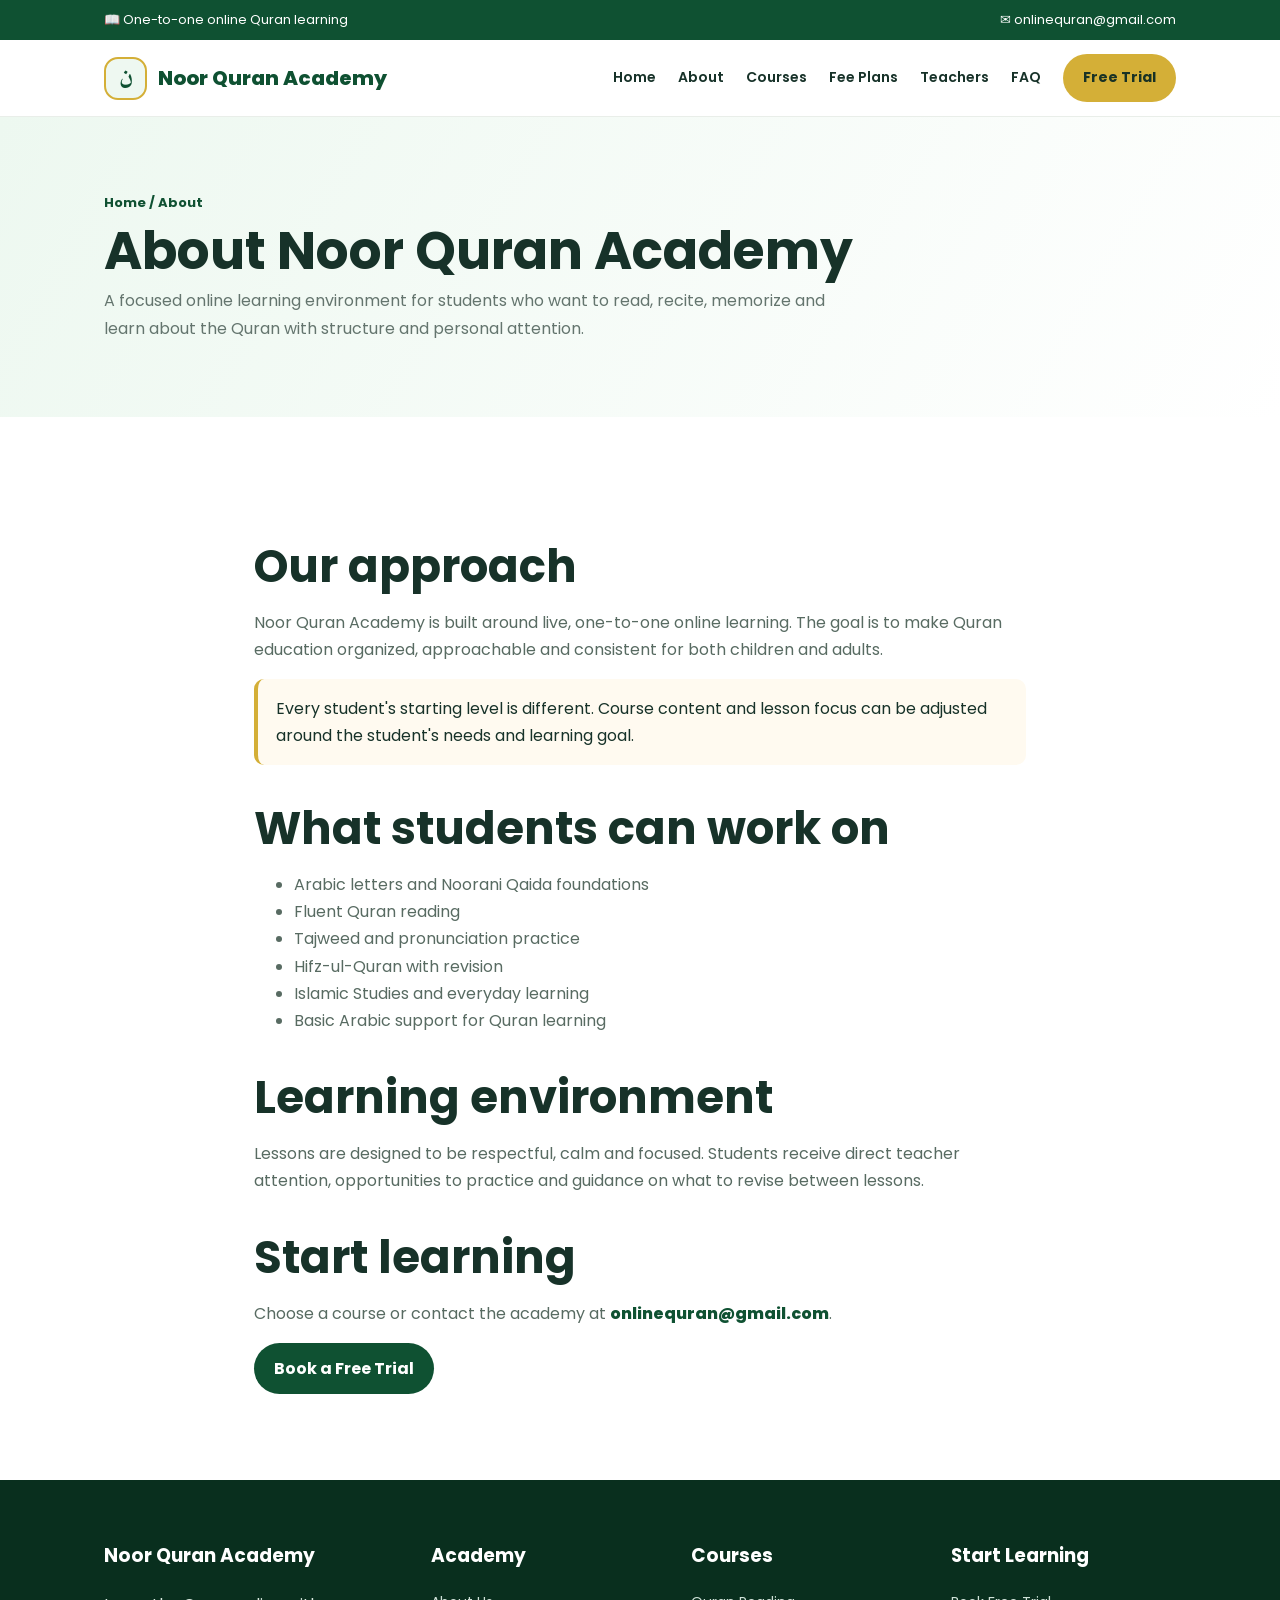
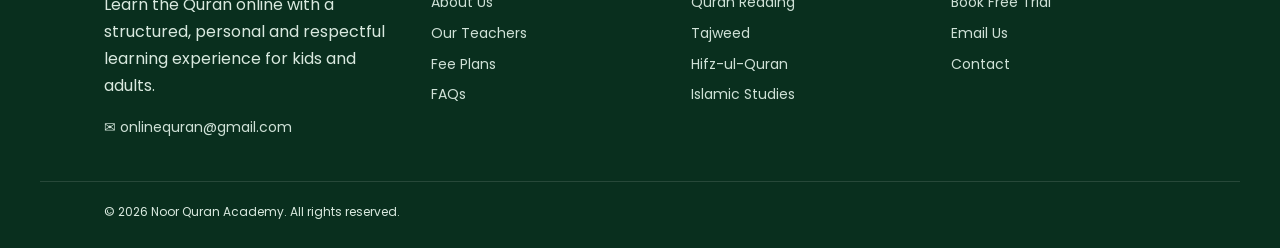
<file: about.html>
<!doctype html><html lang="en"><head><meta charset="utf-8"><meta name="viewport" content="width=device-width,initial-scale=1"><title>About Us | Noor Quran Academy</title><meta name="description" content="Noor Quran Academy offers live online Quran classes for kids and adults worldwide, including Quran reading, Tajweed, Hifz and Islamic Studies."><link rel="preconnect" href="https://fonts.googleapis.com"><link rel="preconnect" href="https://fonts.gstatic.com" crossorigin><link href="https://fonts.googleapis.com/css2?family=Amiri:wght@400;700&family=Poppins:wght@400;500;600;700;800&display=swap" rel="stylesheet"><link rel="stylesheet" href="assets/style.css"><script defer src="assets/site.js"></script></head><body>
<div class="top"><div class="wrap"><span>📖 One-to-one online Quran learning</span><span>✉ onlinequran@gmail.com</span></div></div>
<header class="nav"><div class="wrap navin"><a class="brand" href="index.html"><span class="brandmark">ن</span><span>Noor Quran Academy</span></a><button class="btn btn-light mobile" data-menu>☰</button><nav class="links"><a href="index.html">Home</a><a href="about.html">About</a><a href="courses.html">Courses</a><a href="fees.html">Fee Plans</a><a href="teachers.html">Teachers</a><a href="faq.html">FAQ</a><a class="btn btn-gold" href="free-trial.html">Free Trial</a></nav></div></header><main><section class="pagehero"><div class="wrap"><div class="breadcrumbs">Home / About</div><h1>About Noor Quran Academy</h1><p class="lead" style="margin:0">A focused online learning environment for students who want to read, recite, memorize and learn about the Quran with structure and personal attention.</p></div></section><section class="section"><div class="wrap article"><h2>Our approach</h2><p>Noor Quran Academy is built around live, one-to-one online learning. The goal is to make Quran education organized, approachable and consistent for both children and adults.</p><div class="notice">Every student's starting level is different. Course content and lesson focus can be adjusted around the student's needs and learning goal.</div><h2>What students can work on</h2><ul><li>Arabic letters and Noorani Qaida foundations</li><li>Fluent Quran reading</li><li>Tajweed and pronunciation practice</li><li>Hifz-ul-Quran with revision</li><li>Islamic Studies and everyday learning</li><li>Basic Arabic support for Quran learning</li></ul><h2>Learning environment</h2><p>Lessons are designed to be respectful, calm and focused. Students receive direct teacher attention, opportunities to practice and guidance on what to revise between lessons.</p><h2>Start learning</h2><p>Choose a course or contact the academy at <a style="color:var(--green);font-weight:800" href="mailto:onlinequran@gmail.com">onlinequran@gmail.com</a>.</p><a class="btn btn-green" href="free-trial.html">Book a Free Trial</a></div></section></main>
<footer class="footer"><div class="wrap footergrid"><div><h3>Noor Quran Academy</h3><p>Learn the Quran online with a structured, personal and respectful learning experience for kids and adults.</p><a href="mailto:onlinequran@gmail.com">✉ onlinequran@gmail.com</a></div><div><h3>Academy</h3><a href="about.html">About Us</a><a href="teachers.html">Our Teachers</a><a href="fees.html">Fee Plans</a><a href="faq.html">FAQs</a></div><div><h3>Courses</h3><a href="courses/quran-reading.html">Quran Reading</a><a href="courses/tajweed.html">Tajweed</a><a href="courses/hifz.html">Hifz-ul-Quran</a><a href="courses/islamic-studies.html">Islamic Studies</a></div><div><h3>Start Learning</h3><a href="free-trial.html">Book Free Trial</a><a href="mailto:onlinequran@gmail.com">Email Us</a><a href="contact.html">Contact</a></div></div><div class="wrap copyright">© 2026 Noor Quran Academy. All rights reserved.</div></footer></body></html>
</file>
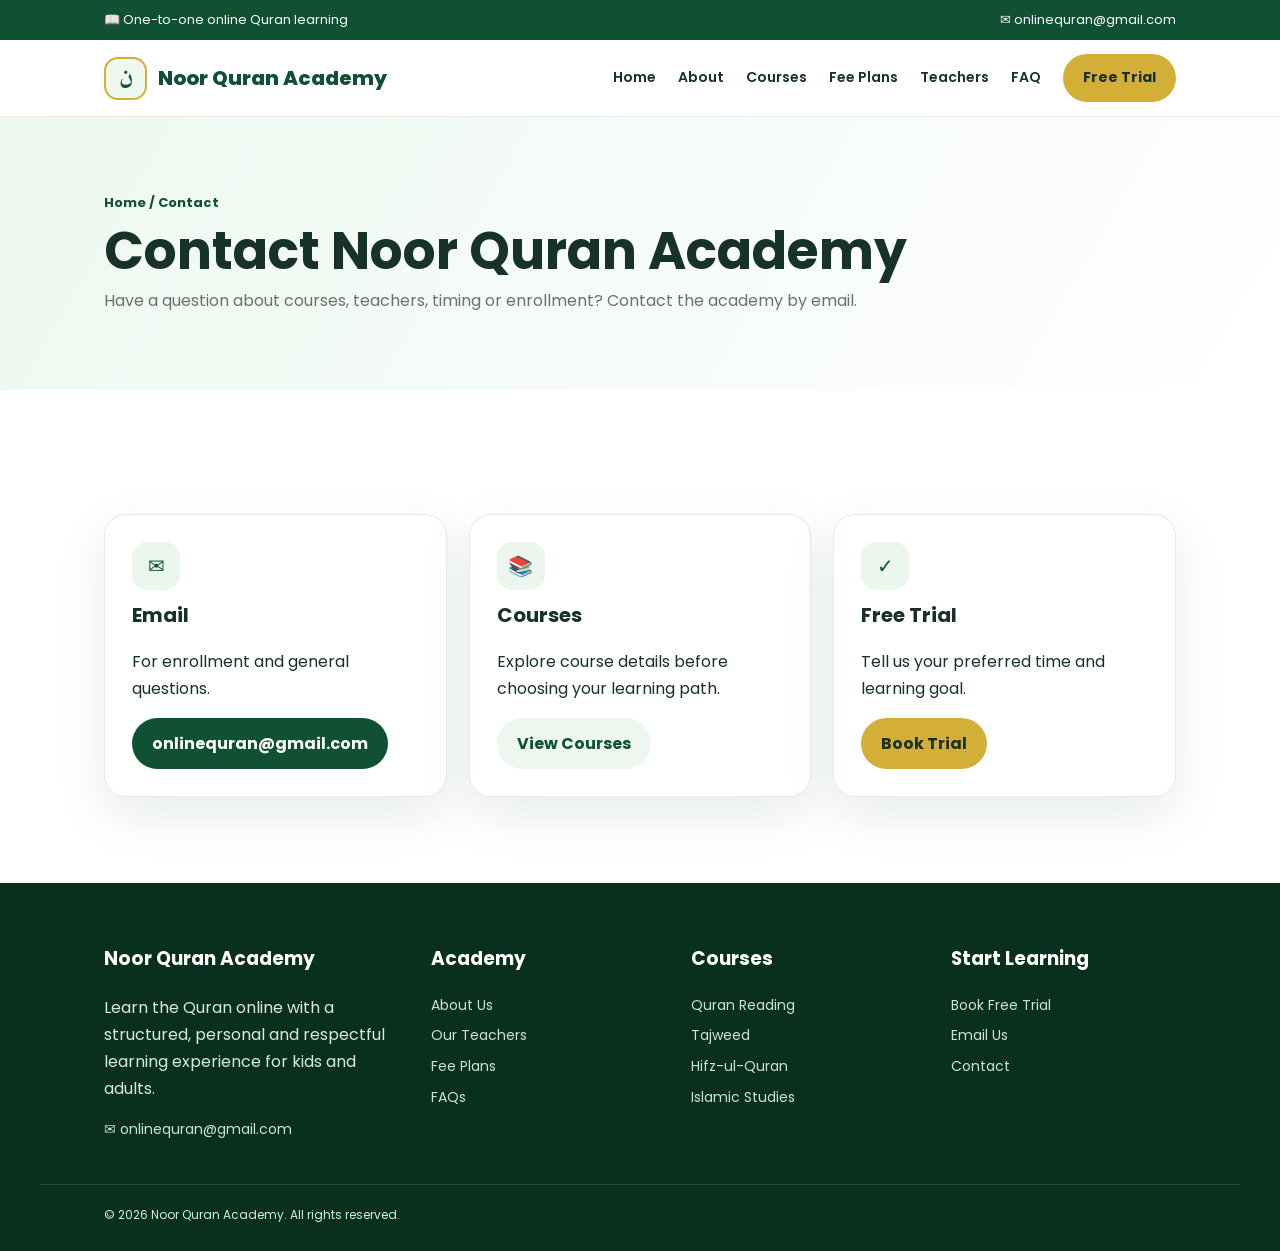
<file: contact.html>
<!doctype html><html lang="en"><head><meta charset="utf-8"><meta name="viewport" content="width=device-width,initial-scale=1"><title>Contact | Noor Quran Academy</title><meta name="description" content="Noor Quran Academy offers live online Quran classes for kids and adults worldwide, including Quran reading, Tajweed, Hifz and Islamic Studies."><link rel="preconnect" href="https://fonts.googleapis.com"><link rel="preconnect" href="https://fonts.gstatic.com" crossorigin><link href="https://fonts.googleapis.com/css2?family=Amiri:wght@400;700&family=Poppins:wght@400;500;600;700;800&display=swap" rel="stylesheet"><link rel="stylesheet" href="assets/style.css"><script defer src="assets/site.js"></script></head><body>
<div class="top"><div class="wrap"><span>📖 One-to-one online Quran learning</span><span>✉ onlinequran@gmail.com</span></div></div>
<header class="nav"><div class="wrap navin"><a class="brand" href="index.html"><span class="brandmark">ن</span><span>Noor Quran Academy</span></a><button class="btn btn-light mobile" data-menu>☰</button><nav class="links"><a href="index.html">Home</a><a href="about.html">About</a><a href="courses.html">Courses</a><a href="fees.html">Fee Plans</a><a href="teachers.html">Teachers</a><a href="faq.html">FAQ</a><a class="btn btn-gold" href="free-trial.html">Free Trial</a></nav></div></header><main><section class="pagehero"><div class="wrap"><div class="breadcrumbs">Home / Contact</div><h1>Contact Noor Quran Academy</h1><p class="lead" style="margin:0">Have a question about courses, teachers, timing or enrollment? Contact the academy by email.</p></div></section><section class="section"><div class="wrap"><div class="cards"><div class="card"><div class="icon">✉</div><h3>Email</h3><p>For enrollment and general questions.</p><a class="btn btn-green" href="mailto:onlinequran@gmail.com">onlinequran@gmail.com</a></div><div class="card"><div class="icon">📚</div><h3>Courses</h3><p>Explore course details before choosing your learning path.</p><a class="btn btn-light" href="courses.html">View Courses</a></div><div class="card"><div class="icon">✓</div><h3>Free Trial</h3><p>Tell us your preferred time and learning goal.</p><a class="btn btn-gold" href="free-trial.html">Book Trial</a></div></div></div></section></main>
<footer class="footer"><div class="wrap footergrid"><div><h3>Noor Quran Academy</h3><p>Learn the Quran online with a structured, personal and respectful learning experience for kids and adults.</p><a href="mailto:onlinequran@gmail.com">✉ onlinequran@gmail.com</a></div><div><h3>Academy</h3><a href="about.html">About Us</a><a href="teachers.html">Our Teachers</a><a href="fees.html">Fee Plans</a><a href="faq.html">FAQs</a></div><div><h3>Courses</h3><a href="courses/quran-reading.html">Quran Reading</a><a href="courses/tajweed.html">Tajweed</a><a href="courses/hifz.html">Hifz-ul-Quran</a><a href="courses/islamic-studies.html">Islamic Studies</a></div><div><h3>Start Learning</h3><a href="free-trial.html">Book Free Trial</a><a href="mailto:onlinequran@gmail.com">Email Us</a><a href="contact.html">Contact</a></div></div><div class="wrap copyright">© 2026 Noor Quran Academy. All rights reserved.</div></footer></body></html>
</file>
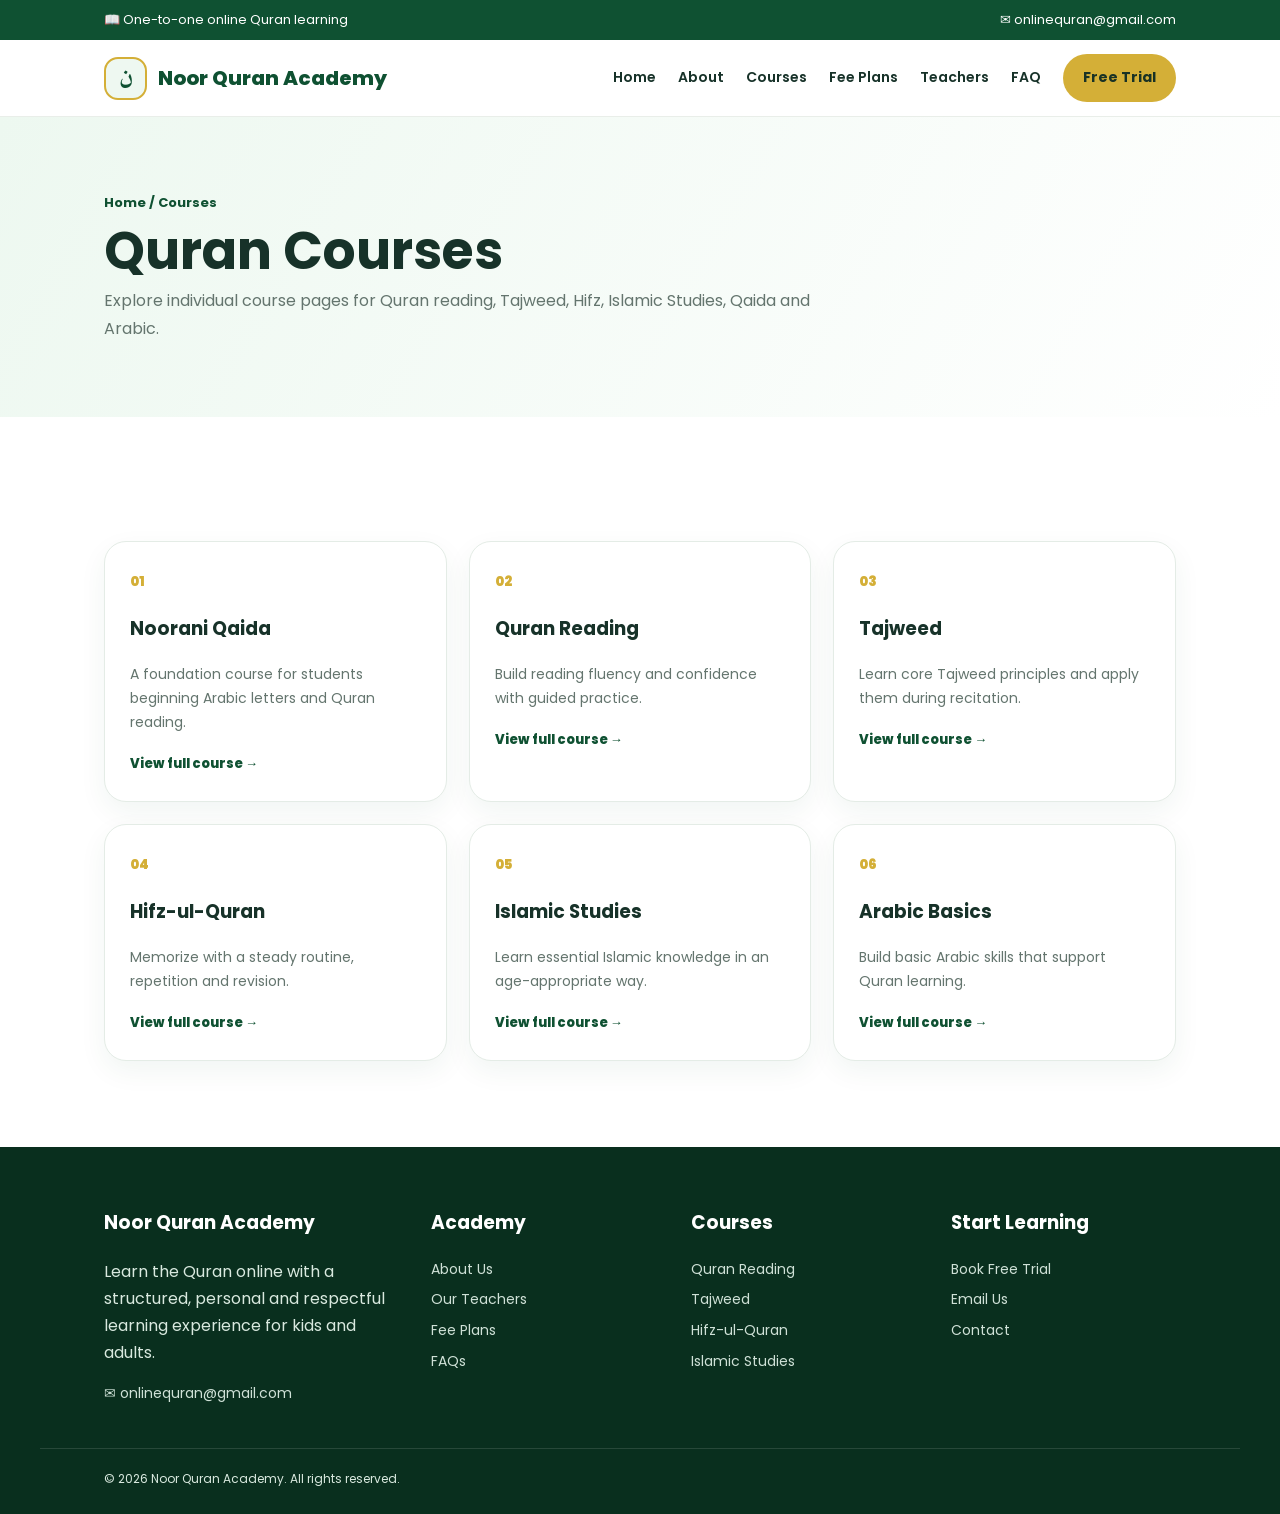
<file: courses.html>
<!doctype html><html lang="en"><head><meta charset="utf-8"><meta name="viewport" content="width=device-width,initial-scale=1"><title>Courses | Noor Quran Academy</title><meta name="description" content="Noor Quran Academy offers live online Quran classes for kids and adults worldwide, including Quran reading, Tajweed, Hifz and Islamic Studies."><link rel="preconnect" href="https://fonts.googleapis.com"><link rel="preconnect" href="https://fonts.gstatic.com" crossorigin><link href="https://fonts.googleapis.com/css2?family=Amiri:wght@400;700&family=Poppins:wght@400;500;600;700;800&display=swap" rel="stylesheet"><link rel="stylesheet" href="assets/style.css"><script defer src="assets/site.js"></script></head><body>
<div class="top"><div class="wrap"><span>📖 One-to-one online Quran learning</span><span>✉ onlinequran@gmail.com</span></div></div>
<header class="nav"><div class="wrap navin"><a class="brand" href="index.html"><span class="brandmark">ن</span><span>Noor Quran Academy</span></a><button class="btn btn-light mobile" data-menu>☰</button><nav class="links"><a href="index.html">Home</a><a href="about.html">About</a><a href="courses.html">Courses</a><a href="fees.html">Fee Plans</a><a href="teachers.html">Teachers</a><a href="faq.html">FAQ</a><a class="btn btn-gold" href="free-trial.html">Free Trial</a></nav></div></header><main><section class="pagehero"><div class="wrap"><div class="breadcrumbs">Home / Courses</div><h1>Quran Courses</h1><p class="lead" style="margin:0">Explore individual course pages for Quran reading, Tajweed, Hifz, Islamic Studies, Qaida and Arabic.</p></div></section><section class="section"><div class="wrap"><div class="course-grid"><div class="course"><span class="num">01</span><h3>Noorani Qaida</h3><p>A foundation course for students beginning Arabic letters and Quran reading.</p><a href="courses/noorani-qaida.html">View full course →</a></div><div class="course"><span class="num">02</span><h3>Quran Reading</h3><p>Build reading fluency and confidence with guided practice.</p><a href="courses/quran-reading.html">View full course →</a></div><div class="course"><span class="num">03</span><h3>Tajweed</h3><p>Learn core Tajweed principles and apply them during recitation.</p><a href="courses/tajweed.html">View full course →</a></div><div class="course"><span class="num">04</span><h3>Hifz-ul-Quran</h3><p>Memorize with a steady routine, repetition and revision.</p><a href="courses/hifz.html">View full course →</a></div><div class="course"><span class="num">05</span><h3>Islamic Studies</h3><p>Learn essential Islamic knowledge in an age-appropriate way.</p><a href="courses/islamic-studies.html">View full course →</a></div><div class="course"><span class="num">06</span><h3>Arabic Basics</h3><p>Build basic Arabic skills that support Quran learning.</p><a href="courses/arabic.html">View full course →</a></div></div></div></section></main>
<footer class="footer"><div class="wrap footergrid"><div><h3>Noor Quran Academy</h3><p>Learn the Quran online with a structured, personal and respectful learning experience for kids and adults.</p><a href="mailto:onlinequran@gmail.com">✉ onlinequran@gmail.com</a></div><div><h3>Academy</h3><a href="about.html">About Us</a><a href="teachers.html">Our Teachers</a><a href="fees.html">Fee Plans</a><a href="faq.html">FAQs</a></div><div><h3>Courses</h3><a href="courses/quran-reading.html">Quran Reading</a><a href="courses/tajweed.html">Tajweed</a><a href="courses/hifz.html">Hifz-ul-Quran</a><a href="courses/islamic-studies.html">Islamic Studies</a></div><div><h3>Start Learning</h3><a href="free-trial.html">Book Free Trial</a><a href="mailto:onlinequran@gmail.com">Email Us</a><a href="contact.html">Contact</a></div></div><div class="wrap copyright">© 2026 Noor Quran Academy. All rights reserved.</div></footer></body></html>
</file>
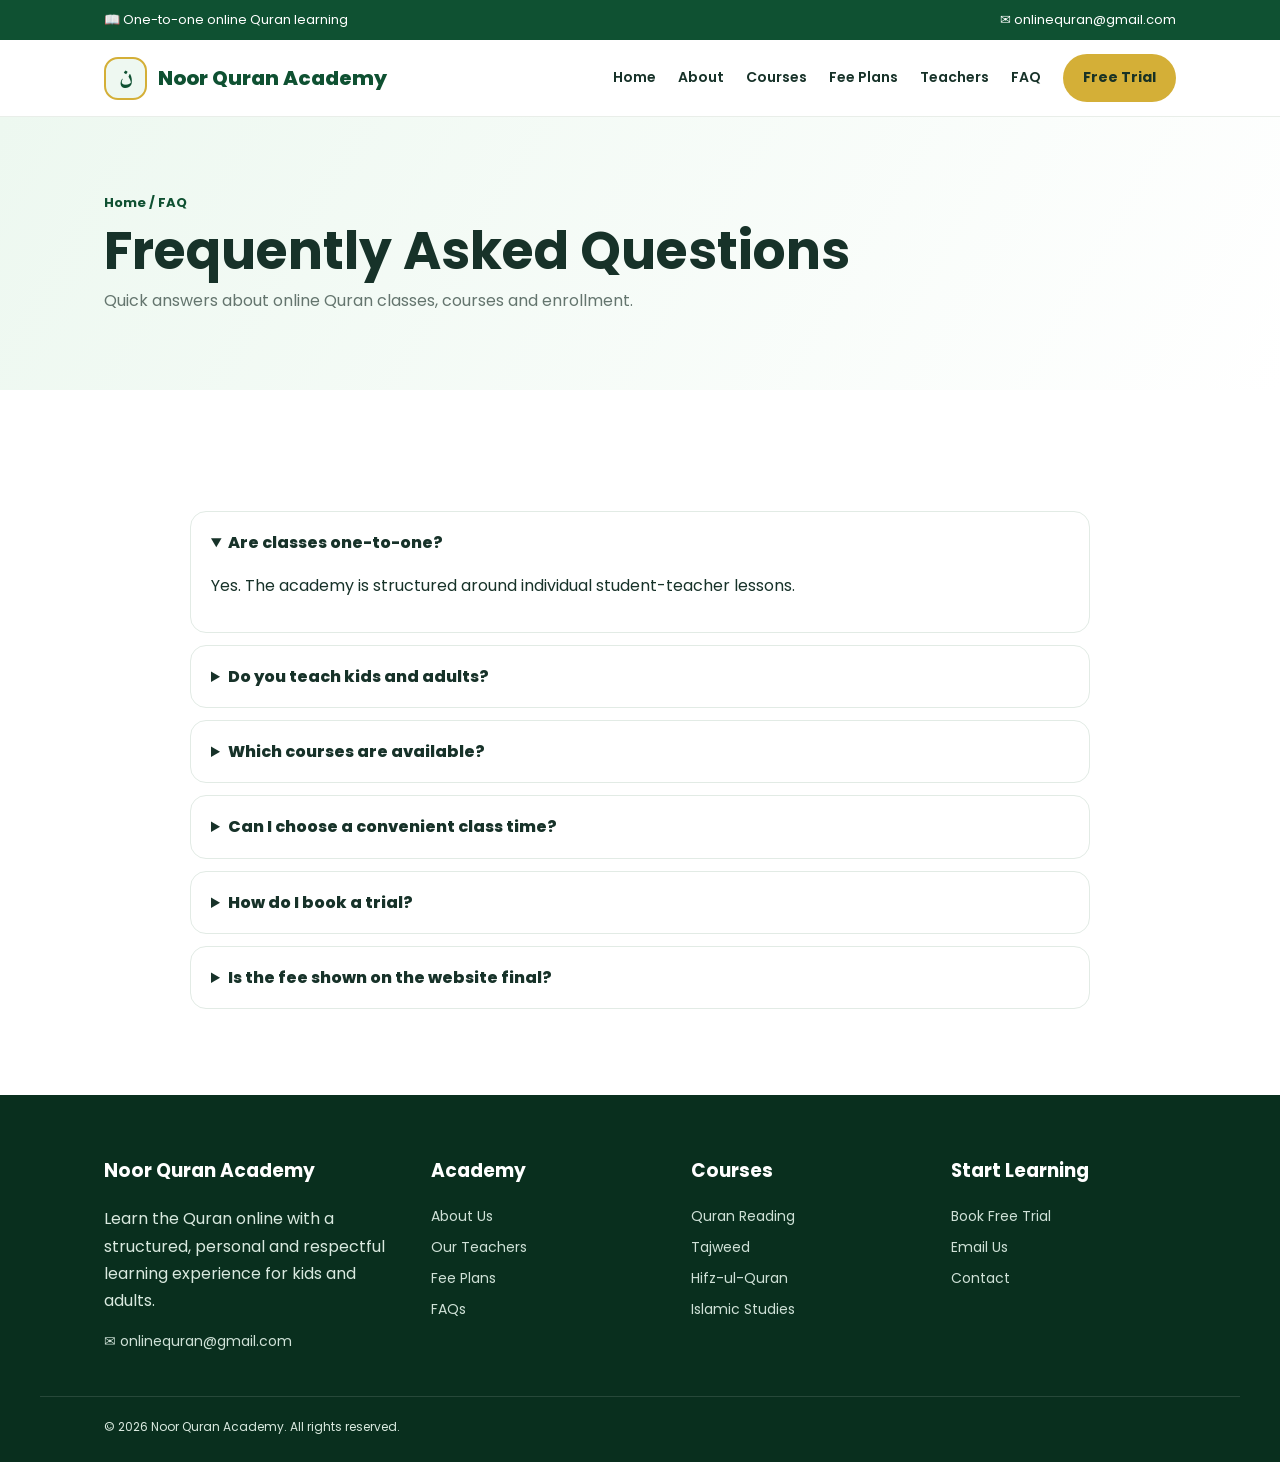
<file: faq.html>
<!doctype html><html lang="en"><head><meta charset="utf-8"><meta name="viewport" content="width=device-width,initial-scale=1"><title>FAQ | Noor Quran Academy</title><meta name="description" content="Noor Quran Academy offers live online Quran classes for kids and adults worldwide, including Quran reading, Tajweed, Hifz and Islamic Studies."><link rel="preconnect" href="https://fonts.googleapis.com"><link rel="preconnect" href="https://fonts.gstatic.com" crossorigin><link href="https://fonts.googleapis.com/css2?family=Amiri:wght@400;700&family=Poppins:wght@400;500;600;700;800&display=swap" rel="stylesheet"><link rel="stylesheet" href="assets/style.css"><script defer src="assets/site.js"></script></head><body>
<div class="top"><div class="wrap"><span>📖 One-to-one online Quran learning</span><span>✉ onlinequran@gmail.com</span></div></div>
<header class="nav"><div class="wrap navin"><a class="brand" href="index.html"><span class="brandmark">ن</span><span>Noor Quran Academy</span></a><button class="btn btn-light mobile" data-menu>☰</button><nav class="links"><a href="index.html">Home</a><a href="about.html">About</a><a href="courses.html">Courses</a><a href="fees.html">Fee Plans</a><a href="teachers.html">Teachers</a><a href="faq.html">FAQ</a><a class="btn btn-gold" href="free-trial.html">Free Trial</a></nav></div></header><main><section class="pagehero"><div class="wrap"><div class="breadcrumbs">Home / FAQ</div><h1>Frequently Asked Questions</h1><p class="lead" style="margin:0">Quick answers about online Quran classes, courses and enrollment.</p></div></section><section class="section"><div class="wrap"><div class="faq"><details open><summary>Are classes one-to-one?</summary><p>Yes. The academy is structured around individual student-teacher lessons.</p></details><details><summary>Do you teach kids and adults?</summary><p>Yes. Courses can be selected according to age, current level and learning goal.</p></details><details><summary>Which courses are available?</summary><p>Noorani Qaida, Quran Reading, Tajweed, Hifz-ul-Quran, Islamic Studies and Arabic Basics.</p></details><details><summary>Can I choose a convenient class time?</summary><p>Scheduling is discussed with the academy based on availability and the student's routine.</p></details><details><summary>How do I book a trial?</summary><p>Use the Free Trial page and submit the student's details. The form prepares an email to onlinequran@gmail.com.</p></details><details><summary>Is the fee shown on the website final?</summary><p>No. The fee-plan page shows lesson-frequency options. Contact the academy for current pricing and availability.</p></details></div></div></section></main>
<footer class="footer"><div class="wrap footergrid"><div><h3>Noor Quran Academy</h3><p>Learn the Quran online with a structured, personal and respectful learning experience for kids and adults.</p><a href="mailto:onlinequran@gmail.com">✉ onlinequran@gmail.com</a></div><div><h3>Academy</h3><a href="about.html">About Us</a><a href="teachers.html">Our Teachers</a><a href="fees.html">Fee Plans</a><a href="faq.html">FAQs</a></div><div><h3>Courses</h3><a href="courses/quran-reading.html">Quran Reading</a><a href="courses/tajweed.html">Tajweed</a><a href="courses/hifz.html">Hifz-ul-Quran</a><a href="courses/islamic-studies.html">Islamic Studies</a></div><div><h3>Start Learning</h3><a href="free-trial.html">Book Free Trial</a><a href="mailto:onlinequran@gmail.com">Email Us</a><a href="contact.html">Contact</a></div></div><div class="wrap copyright">© 2026 Noor Quran Academy. All rights reserved.</div></footer></body></html>
</file>
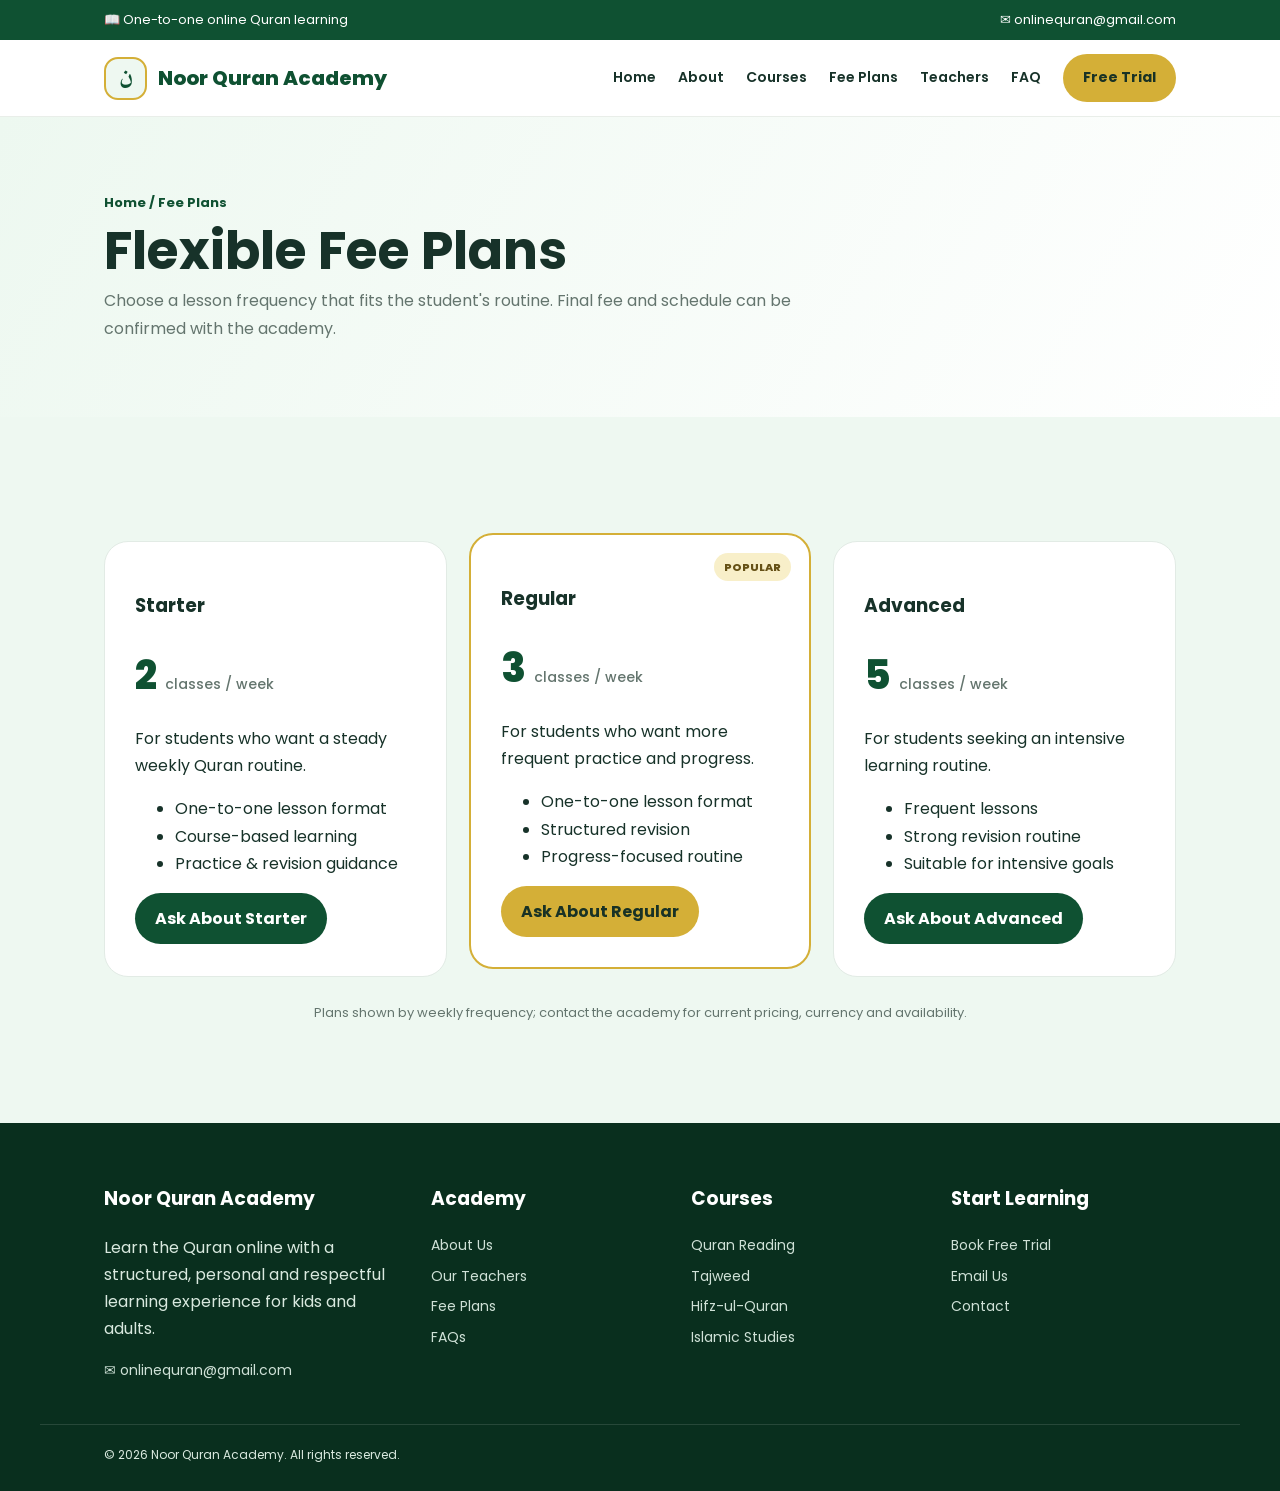
<file: fees.html>
<!doctype html><html lang="en"><head><meta charset="utf-8"><meta name="viewport" content="width=device-width,initial-scale=1"><title>Fee Plans | Noor Quran Academy</title><meta name="description" content="Noor Quran Academy offers live online Quran classes for kids and adults worldwide, including Quran reading, Tajweed, Hifz and Islamic Studies."><link rel="preconnect" href="https://fonts.googleapis.com"><link rel="preconnect" href="https://fonts.gstatic.com" crossorigin><link href="https://fonts.googleapis.com/css2?family=Amiri:wght@400;700&family=Poppins:wght@400;500;600;700;800&display=swap" rel="stylesheet"><link rel="stylesheet" href="assets/style.css"><script defer src="assets/site.js"></script></head><body>
<div class="top"><div class="wrap"><span>📖 One-to-one online Quran learning</span><span>✉ onlinequran@gmail.com</span></div></div>
<header class="nav"><div class="wrap navin"><a class="brand" href="index.html"><span class="brandmark">ن</span><span>Noor Quran Academy</span></a><button class="btn btn-light mobile" data-menu>☰</button><nav class="links"><a href="index.html">Home</a><a href="about.html">About</a><a href="courses.html">Courses</a><a href="fees.html">Fee Plans</a><a href="teachers.html">Teachers</a><a href="faq.html">FAQ</a><a class="btn btn-gold" href="free-trial.html">Free Trial</a></nav></div></header><main><section class="pagehero"><div class="wrap"><div class="breadcrumbs">Home / Fee Plans</div><h1>Flexible Fee Plans</h1><p class="lead" style="margin:0">Choose a lesson frequency that fits the student's routine. Final fee and schedule can be confirmed with the academy.</p></div></section><section class="section soft"><div class="wrap"><div class="pricing"><div class="price"><h3>Starter</h3><div class="amount">2 <small>classes / week</small></div><p>For students who want a steady weekly Quran routine.</p><ul><li>One-to-one lesson format</li><li>Course-based learning</li><li>Practice & revision guidance</li></ul><a class="btn btn-green" href="free-trial.html">Ask About Starter</a></div><div class="price pop"><span class="tag">POPULAR</span><h3>Regular</h3><div class="amount">3 <small>classes / week</small></div><p>For students who want more frequent practice and progress.</p><ul><li>One-to-one lesson format</li><li>Structured revision</li><li>Progress-focused routine</li></ul><a class="btn btn-gold" href="free-trial.html">Ask About Regular</a></div><div class="price"><h3>Advanced</h3><div class="amount">5 <small>classes / week</small></div><p>For students seeking an intensive learning routine.</p><ul><li>Frequent lessons</li><li>Strong revision routine</li><li>Suitable for intensive goals</li></ul><a class="btn btn-green" href="free-trial.html">Ask About Advanced</a></div></div><p class="small center" style="margin-top:25px">Plans shown by weekly frequency; contact the academy for current pricing, currency and availability.</p></div></section></main>
<footer class="footer"><div class="wrap footergrid"><div><h3>Noor Quran Academy</h3><p>Learn the Quran online with a structured, personal and respectful learning experience for kids and adults.</p><a href="mailto:onlinequran@gmail.com">✉ onlinequran@gmail.com</a></div><div><h3>Academy</h3><a href="about.html">About Us</a><a href="teachers.html">Our Teachers</a><a href="fees.html">Fee Plans</a><a href="faq.html">FAQs</a></div><div><h3>Courses</h3><a href="courses/quran-reading.html">Quran Reading</a><a href="courses/tajweed.html">Tajweed</a><a href="courses/hifz.html">Hifz-ul-Quran</a><a href="courses/islamic-studies.html">Islamic Studies</a></div><div><h3>Start Learning</h3><a href="free-trial.html">Book Free Trial</a><a href="mailto:onlinequran@gmail.com">Email Us</a><a href="contact.html">Contact</a></div></div><div class="wrap copyright">© 2026 Noor Quran Academy. All rights reserved.</div></footer></body></html>
</file>
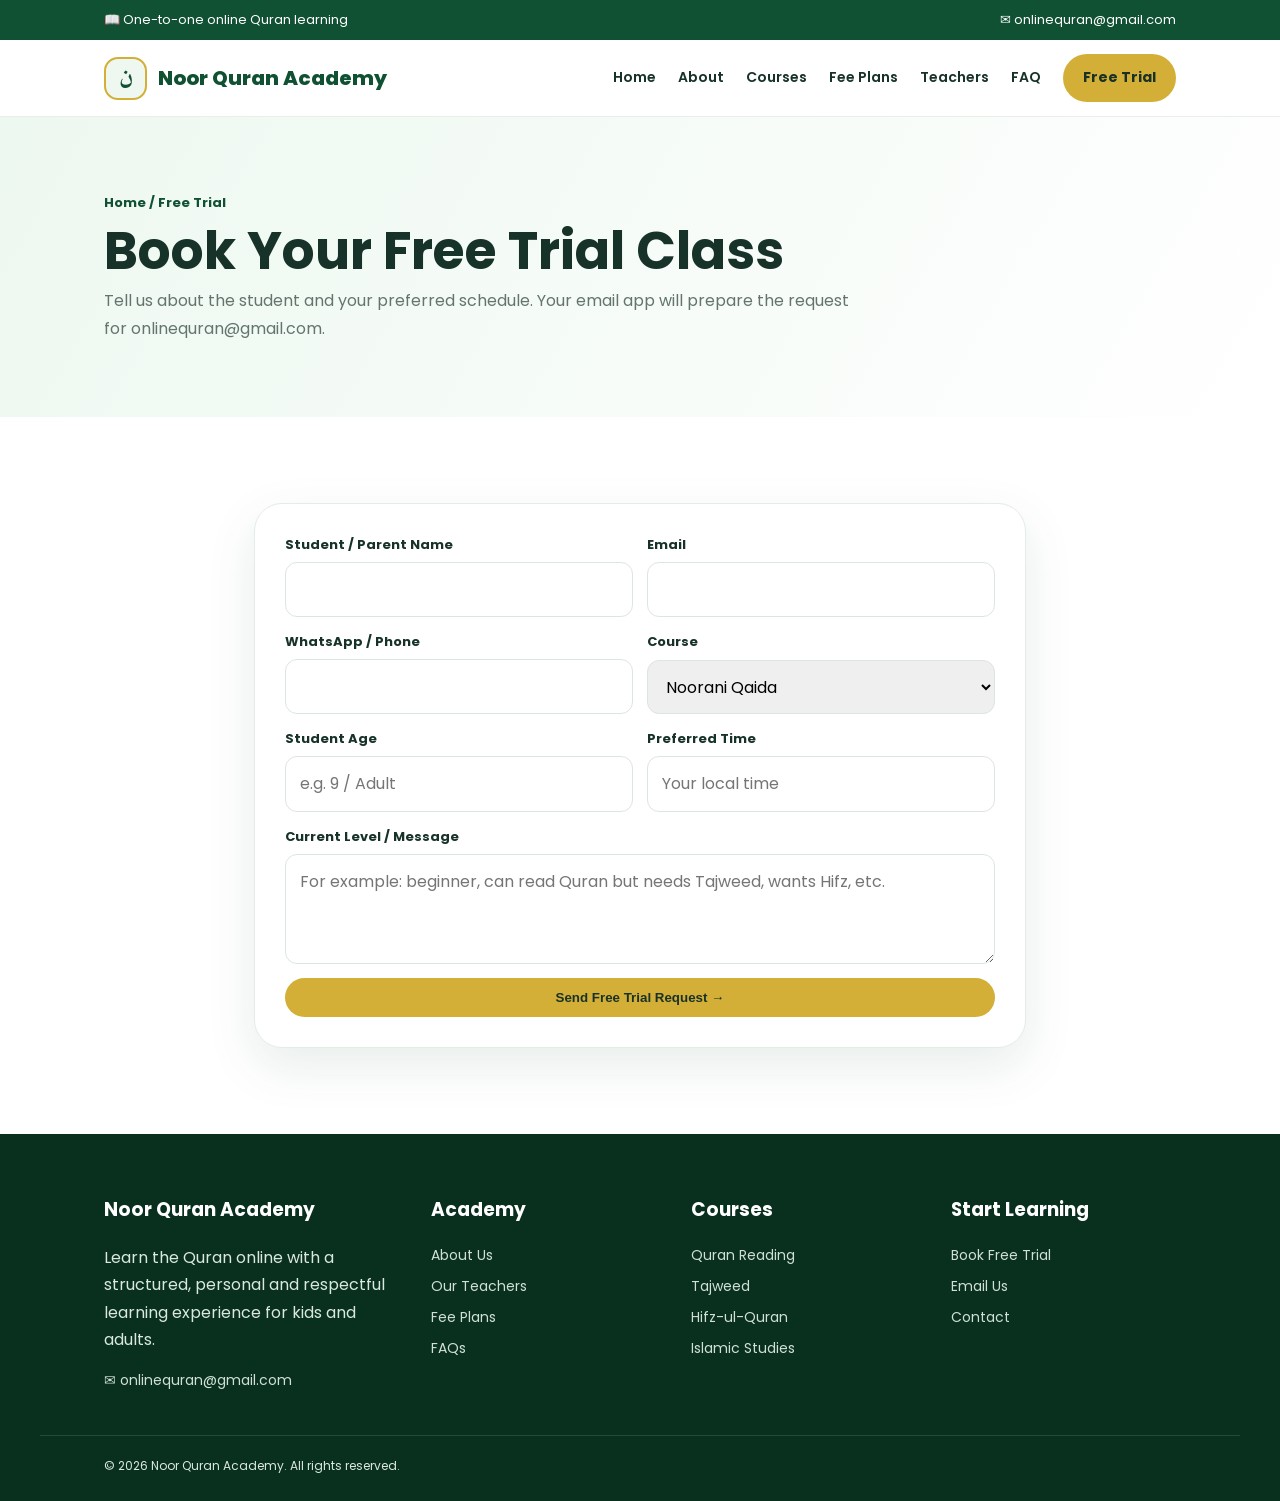
<file: free-trial.html>
<!doctype html><html lang="en"><head><meta charset="utf-8"><meta name="viewport" content="width=device-width,initial-scale=1"><title>Free Trial | Noor Quran Academy</title><meta name="description" content="Noor Quran Academy offers live online Quran classes for kids and adults worldwide, including Quran reading, Tajweed, Hifz and Islamic Studies."><link rel="preconnect" href="https://fonts.googleapis.com"><link rel="preconnect" href="https://fonts.gstatic.com" crossorigin><link href="https://fonts.googleapis.com/css2?family=Amiri:wght@400;700&family=Poppins:wght@400;500;600;700;800&display=swap" rel="stylesheet"><link rel="stylesheet" href="assets/style.css"><script defer src="assets/site.js"></script></head><body>
<div class="top"><div class="wrap"><span>📖 One-to-one online Quran learning</span><span>✉ onlinequran@gmail.com</span></div></div>
<header class="nav"><div class="wrap navin"><a class="brand" href="index.html"><span class="brandmark">ن</span><span>Noor Quran Academy</span></a><button class="btn btn-light mobile" data-menu>☰</button><nav class="links"><a href="index.html">Home</a><a href="about.html">About</a><a href="courses.html">Courses</a><a href="fees.html">Fee Plans</a><a href="teachers.html">Teachers</a><a href="faq.html">FAQ</a><a class="btn btn-gold" href="free-trial.html">Free Trial</a></nav></div></header><main><section class="pagehero"><div class="wrap"><div class="breadcrumbs">Home / Free Trial</div><h1>Book Your Free Trial Class</h1><p class="lead" style="margin:0">Tell us about the student and your preferred schedule. Your email app will prepare the request for onlinequran@gmail.com.</p></div></section><section class="section"><div class="wrap" style="max-width:900px"><div class="formbox"><form data-enroll><div class="formgrid"><div class="field"><label>Student / Parent Name</label><input name="name" required></div><div class="field"><label>Email</label><input name="email" type="email" required></div><div class="field"><label>WhatsApp / Phone</label><input name="phone"></div><div class="field"><label>Course</label><select name="course"><option>Noorani Qaida</option><option>Quran Reading</option><option>Tajweed</option><option>Hifz-ul-Quran</option><option>Islamic Studies</option><option>Arabic Basics</option></select></div><div class="field"><label>Student Age</label><input name="age" placeholder="e.g. 9 / Adult"></div><div class="field"><label>Preferred Time</label><input name="time" placeholder="Your local time"></div><div class="field full"><label>Current Level / Message</label><textarea name="message" placeholder="For example: beginner, can read Quran but needs Tajweed, wants Hifz, etc."></textarea></div><div class="field full"><button class="btn btn-gold" type="submit">Send Free Trial Request →</button></div></div></form></div></div></section></main>
<footer class="footer"><div class="wrap footergrid"><div><h3>Noor Quran Academy</h3><p>Learn the Quran online with a structured, personal and respectful learning experience for kids and adults.</p><a href="mailto:onlinequran@gmail.com">✉ onlinequran@gmail.com</a></div><div><h3>Academy</h3><a href="about.html">About Us</a><a href="teachers.html">Our Teachers</a><a href="fees.html">Fee Plans</a><a href="faq.html">FAQs</a></div><div><h3>Courses</h3><a href="courses/quran-reading.html">Quran Reading</a><a href="courses/tajweed.html">Tajweed</a><a href="courses/hifz.html">Hifz-ul-Quran</a><a href="courses/islamic-studies.html">Islamic Studies</a></div><div><h3>Start Learning</h3><a href="free-trial.html">Book Free Trial</a><a href="mailto:onlinequran@gmail.com">Email Us</a><a href="contact.html">Contact</a></div></div><div class="wrap copyright">© 2026 Noor Quran Academy. All rights reserved.</div></footer></body></html>
</file>
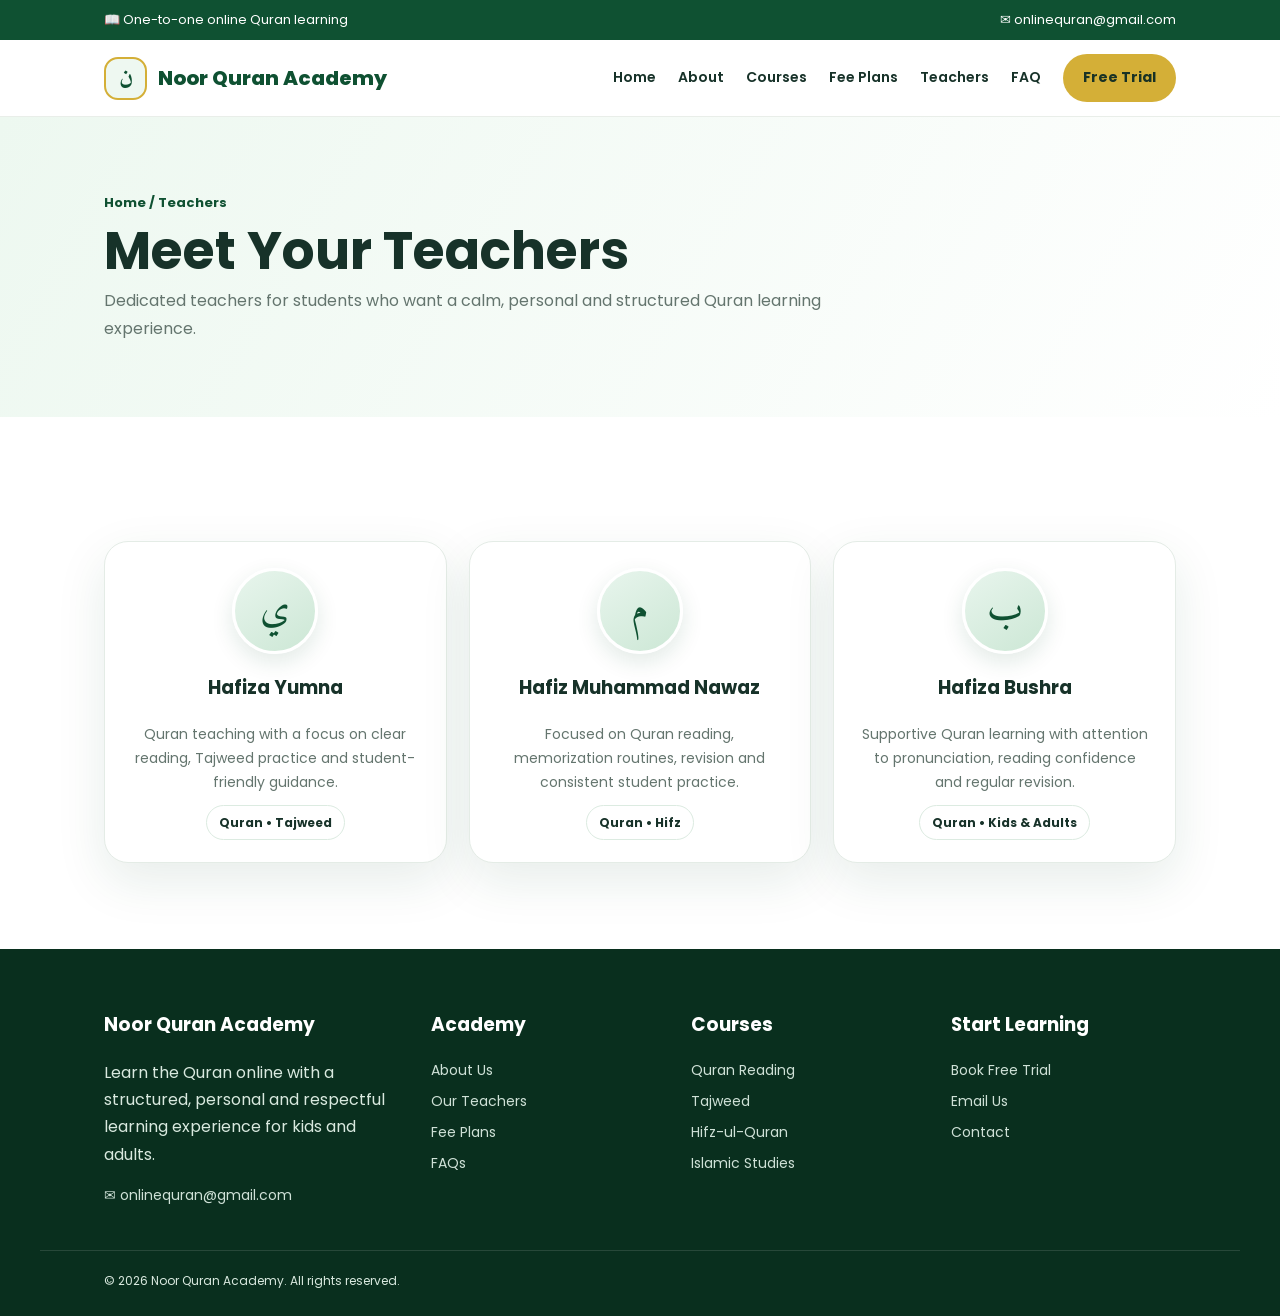
<file: teachers.html>
<!doctype html><html lang="en"><head><meta charset="utf-8"><meta name="viewport" content="width=device-width,initial-scale=1"><title>Teachers | Noor Quran Academy</title><meta name="description" content="Noor Quran Academy offers live online Quran classes for kids and adults worldwide, including Quran reading, Tajweed, Hifz and Islamic Studies."><link rel="preconnect" href="https://fonts.googleapis.com"><link rel="preconnect" href="https://fonts.gstatic.com" crossorigin><link href="https://fonts.googleapis.com/css2?family=Amiri:wght@400;700&family=Poppins:wght@400;500;600;700;800&display=swap" rel="stylesheet"><link rel="stylesheet" href="assets/style.css"><script defer src="assets/site.js"></script></head><body>
<div class="top"><div class="wrap"><span>📖 One-to-one online Quran learning</span><span>✉ onlinequran@gmail.com</span></div></div>
<header class="nav"><div class="wrap navin"><a class="brand" href="index.html"><span class="brandmark">ن</span><span>Noor Quran Academy</span></a><button class="btn btn-light mobile" data-menu>☰</button><nav class="links"><a href="index.html">Home</a><a href="about.html">About</a><a href="courses.html">Courses</a><a href="fees.html">Fee Plans</a><a href="teachers.html">Teachers</a><a href="faq.html">FAQ</a><a class="btn btn-gold" href="free-trial.html">Free Trial</a></nav></div></header><main><section class="pagehero"><div class="wrap"><div class="breadcrumbs">Home / Teachers</div><h1>Meet Your Teachers</h1><p class="lead" style="margin:0">Dedicated teachers for students who want a calm, personal and structured Quran learning experience.</p></div></section><section class="section"><div class="wrap"><div class="teacher-grid"><div class="teacher"><div class="avatar">ي</div><h3>Hafiza Yumna</h3><p>Quran teaching with a focus on clear reading, Tajweed practice and student-friendly guidance.</p><span class="pill">Quran • Tajweed</span></div><div class="teacher"><div class="avatar">م</div><h3>Hafiz Muhammad Nawaz</h3><p>Focused on Quran reading, memorization routines, revision and consistent student practice.</p><span class="pill">Quran • Hifz</span></div><div class="teacher"><div class="avatar">ب</div><h3>Hafiza Bushra</h3><p>Supportive Quran learning with attention to pronunciation, reading confidence and regular revision.</p><span class="pill">Quran • Kids & Adults</span></div></div></div></section></main>
<footer class="footer"><div class="wrap footergrid"><div><h3>Noor Quran Academy</h3><p>Learn the Quran online with a structured, personal and respectful learning experience for kids and adults.</p><a href="mailto:onlinequran@gmail.com">✉ onlinequran@gmail.com</a></div><div><h3>Academy</h3><a href="about.html">About Us</a><a href="teachers.html">Our Teachers</a><a href="fees.html">Fee Plans</a><a href="faq.html">FAQs</a></div><div><h3>Courses</h3><a href="courses/quran-reading.html">Quran Reading</a><a href="courses/tajweed.html">Tajweed</a><a href="courses/hifz.html">Hifz-ul-Quran</a><a href="courses/islamic-studies.html">Islamic Studies</a></div><div><h3>Start Learning</h3><a href="free-trial.html">Book Free Trial</a><a href="mailto:onlinequran@gmail.com">Email Us</a><a href="contact.html">Contact</a></div></div><div class="wrap copyright">© 2026 Noor Quran Academy. All rights reserved.</div></footer></body></html>
</file>
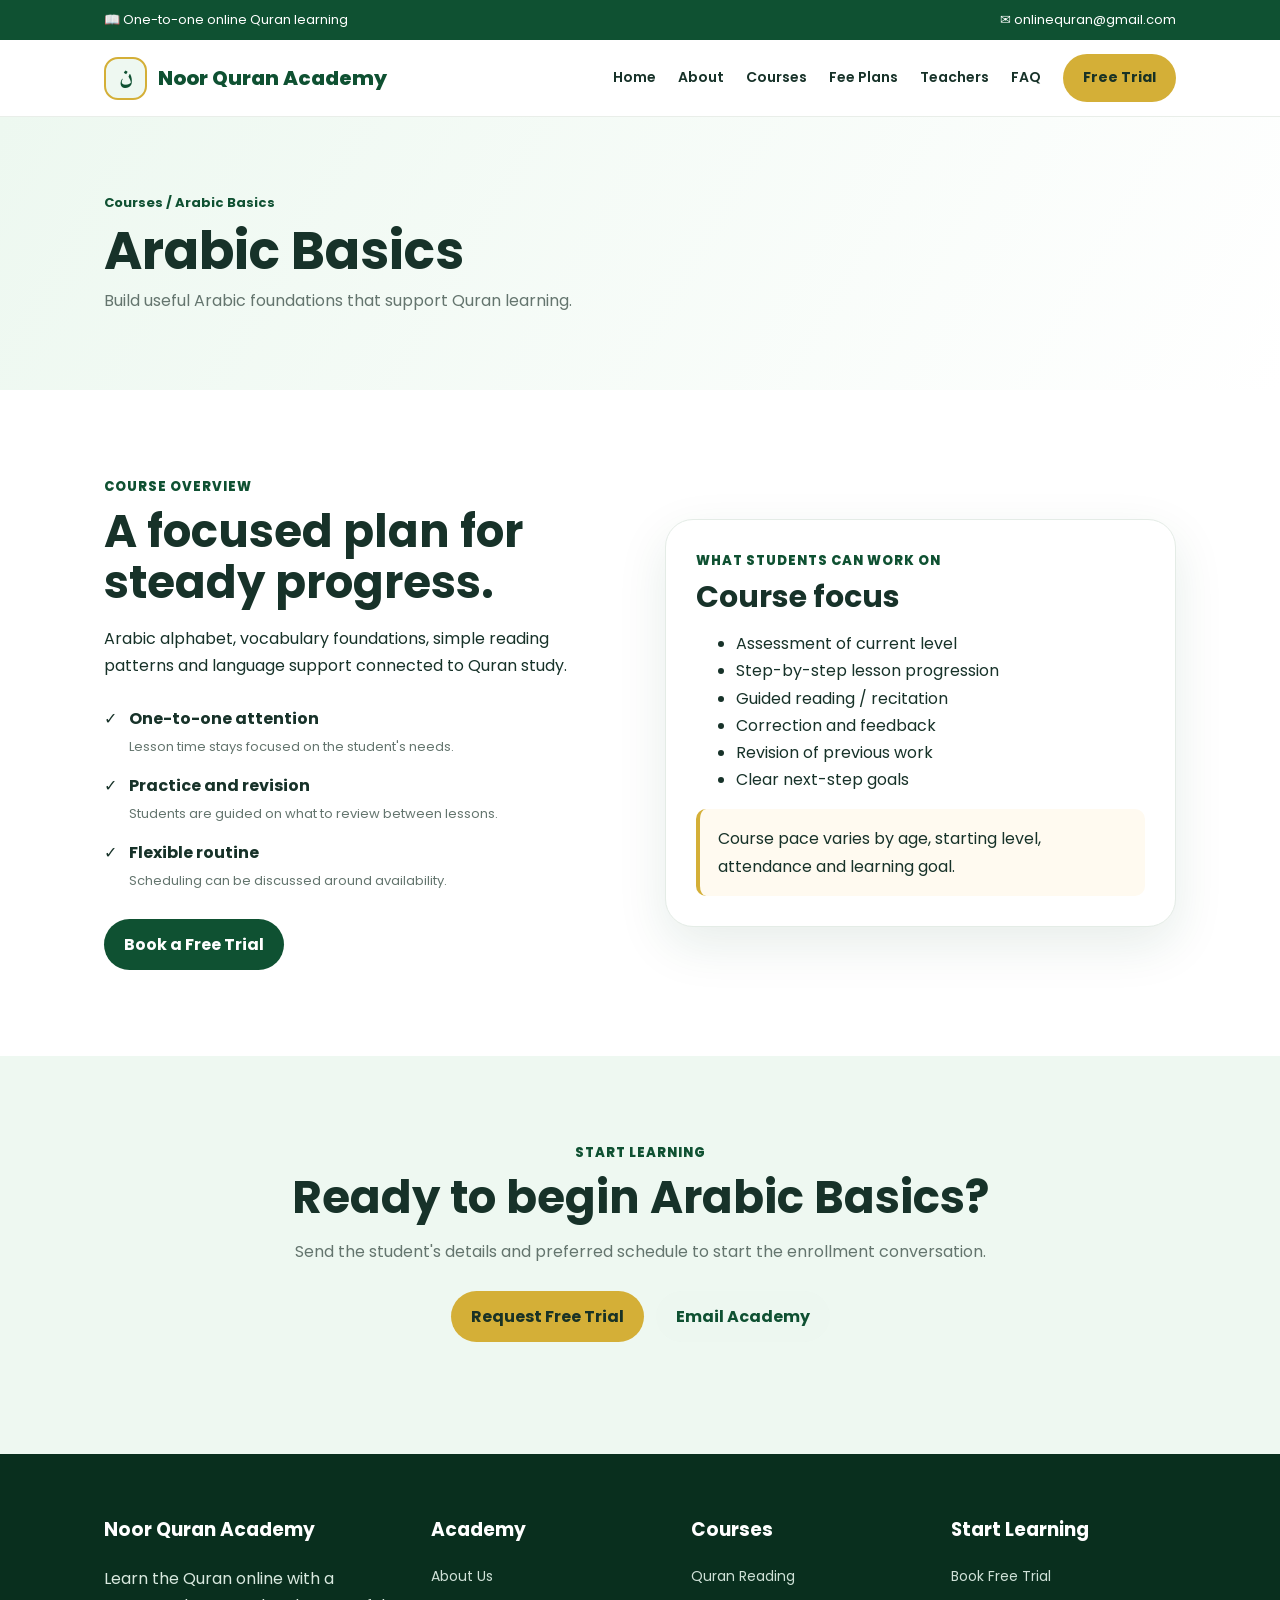
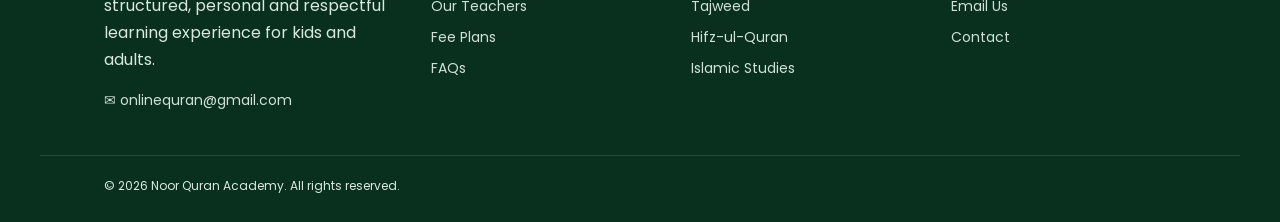
<file: courses/arabic.html>
<!doctype html><html lang="en"><head><meta charset="utf-8"><meta name="viewport" content="width=device-width,initial-scale=1"><title>Arabic Basics | Noor Quran Academy</title><meta name="description" content="Noor Quran Academy offers live online Quran classes for kids and adults worldwide, including Quran reading, Tajweed, Hifz and Islamic Studies."><link rel="preconnect" href="https://fonts.googleapis.com"><link rel="preconnect" href="https://fonts.gstatic.com" crossorigin><link href="https://fonts.googleapis.com/css2?family=Amiri:wght@400;700&family=Poppins:wght@400;500;600;700;800&display=swap" rel="stylesheet"><link rel="stylesheet" href="../assets/style.css"><script defer src="../assets/site.js"></script></head><body>
<div class="top"><div class="wrap"><span>📖 One-to-one online Quran learning</span><span>✉ onlinequran@gmail.com</span></div></div>
<header class="nav"><div class="wrap navin"><a class="brand" href="../index.html"><span class="brandmark">ن</span><span>Noor Quran Academy</span></a><button class="btn btn-light mobile" data-menu>☰</button><nav class="links"><a href="../index.html">Home</a><a href="../about.html">About</a><a href="../courses.html">Courses</a><a href="../fees.html">Fee Plans</a><a href="../teachers.html">Teachers</a><a href="../faq.html">FAQ</a><a class="btn btn-gold" href="../free-trial.html">Free Trial</a></nav></div></header><main><section class="pagehero"><div class="wrap"><div class="breadcrumbs"><a href="../courses.html">Courses</a> / Arabic Basics</div><h1>Arabic Basics</h1><p class="lead" style="margin:0">Build useful Arabic foundations that support Quran learning.</p></div></section><section class="section"><div class="wrap split"><div><div class="kicker">Course Overview</div><h2>A focused plan for steady progress.</h2><p>Arabic alphabet, vocabulary foundations, simple reading patterns and language support connected to Quran study.</p><div class="checks"><div class="check">✓ <span><b>One-to-one attention</b><br><span class="small">Lesson time stays focused on the student's needs.</span></span></div><div class="check">✓ <span><b>Practice and revision</b><br><span class="small">Students are guided on what to review between lessons.</span></span></div><div class="check">✓ <span><b>Flexible routine</b><br><span class="small">Scheduling can be discussed around availability.</span></span></div></div><a class="btn btn-green" href="../free-trial.html">Book a Free Trial</a></div><div class="formbox"><div class="kicker">What students can work on</div><h2 style="font-size:30px">Course focus</h2><ul><li>Assessment of current level</li><li>Step-by-step lesson progression</li><li>Guided reading / recitation</li><li>Correction and feedback</li><li>Revision of previous work</li><li>Clear next-step goals</li></ul><div class="notice">Course pace varies by age, starting level, attendance and learning goal.</div></div></div></section><section class="section soft"><div class="wrap center"><div class="kicker">Start Learning</div><h2>Ready to begin Arabic Basics?</h2><p class="lead">Send the student's details and preferred schedule to start the enrollment conversation.</p><div class="actions" style="justify-content:center"><a class="btn btn-gold" href="../free-trial.html">Request Free Trial</a><a class="btn btn-light" href="mailto:onlinequran@gmail.com">Email Academy</a></div></div></section></main>
<footer class="footer"><div class="wrap footergrid"><div><h3>Noor Quran Academy</h3><p>Learn the Quran online with a structured, personal and respectful learning experience for kids and adults.</p><a href="mailto:onlinequran@gmail.com">✉ onlinequran@gmail.com</a></div><div><h3>Academy</h3><a href="../about.html">About Us</a><a href="../teachers.html">Our Teachers</a><a href="../fees.html">Fee Plans</a><a href="../faq.html">FAQs</a></div><div><h3>Courses</h3><a href="../courses/quran-reading.html">Quran Reading</a><a href="../courses/tajweed.html">Tajweed</a><a href="../courses/hifz.html">Hifz-ul-Quran</a><a href="../courses/islamic-studies.html">Islamic Studies</a></div><div><h3>Start Learning</h3><a href="../free-trial.html">Book Free Trial</a><a href="mailto:onlinequran@gmail.com">Email Us</a><a href="../contact.html">Contact</a></div></div><div class="wrap copyright">© 2026 Noor Quran Academy. All rights reserved.</div></footer></body></html>
</file>
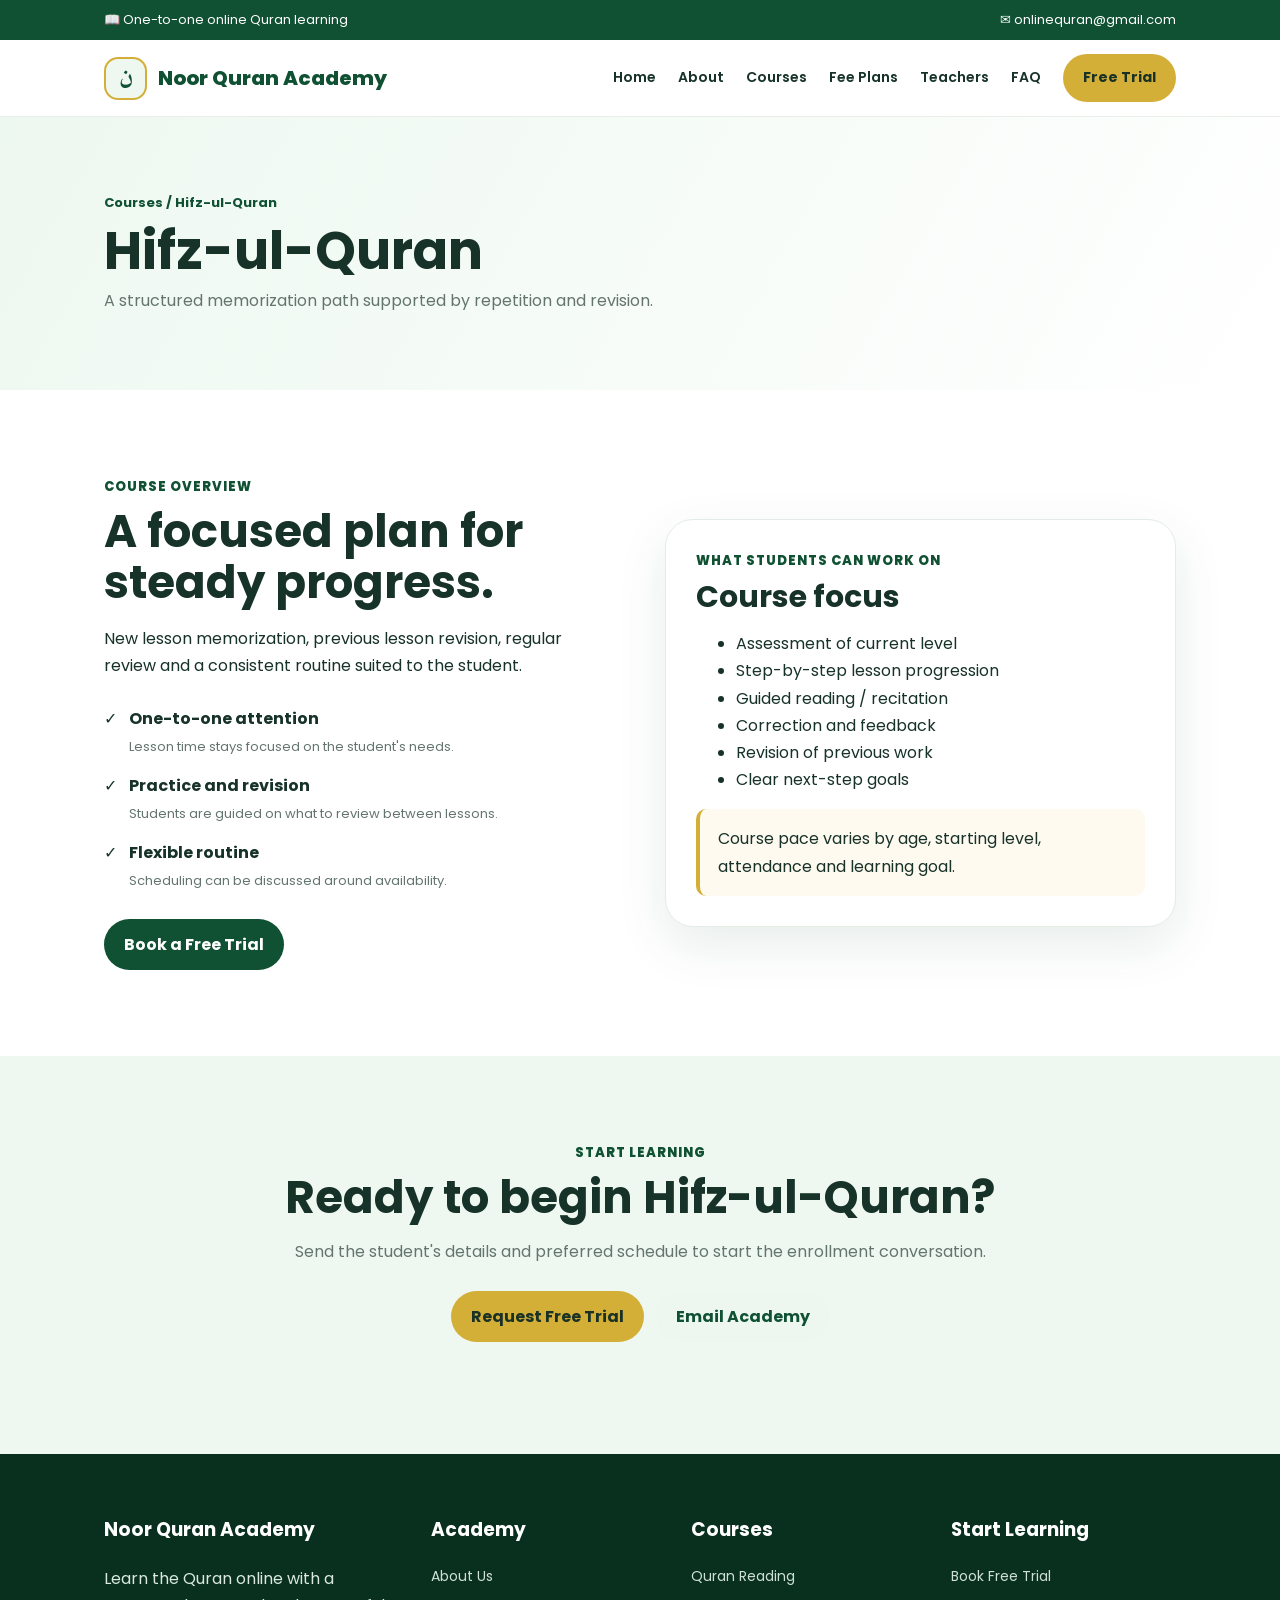
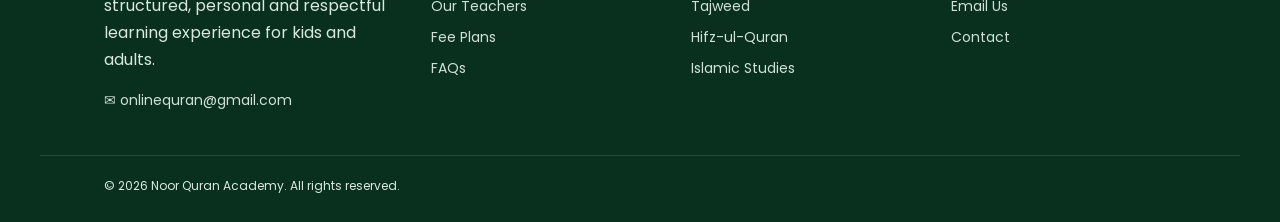
<file: courses/hifz.html>
<!doctype html><html lang="en"><head><meta charset="utf-8"><meta name="viewport" content="width=device-width,initial-scale=1"><title>Hifz-ul-Quran | Noor Quran Academy</title><meta name="description" content="Noor Quran Academy offers live online Quran classes for kids and adults worldwide, including Quran reading, Tajweed, Hifz and Islamic Studies."><link rel="preconnect" href="https://fonts.googleapis.com"><link rel="preconnect" href="https://fonts.gstatic.com" crossorigin><link href="https://fonts.googleapis.com/css2?family=Amiri:wght@400;700&family=Poppins:wght@400;500;600;700;800&display=swap" rel="stylesheet"><link rel="stylesheet" href="../assets/style.css"><script defer src="../assets/site.js"></script></head><body>
<div class="top"><div class="wrap"><span>📖 One-to-one online Quran learning</span><span>✉ onlinequran@gmail.com</span></div></div>
<header class="nav"><div class="wrap navin"><a class="brand" href="../index.html"><span class="brandmark">ن</span><span>Noor Quran Academy</span></a><button class="btn btn-light mobile" data-menu>☰</button><nav class="links"><a href="../index.html">Home</a><a href="../about.html">About</a><a href="../courses.html">Courses</a><a href="../fees.html">Fee Plans</a><a href="../teachers.html">Teachers</a><a href="../faq.html">FAQ</a><a class="btn btn-gold" href="../free-trial.html">Free Trial</a></nav></div></header><main><section class="pagehero"><div class="wrap"><div class="breadcrumbs"><a href="../courses.html">Courses</a> / Hifz-ul-Quran</div><h1>Hifz-ul-Quran</h1><p class="lead" style="margin:0">A structured memorization path supported by repetition and revision.</p></div></section><section class="section"><div class="wrap split"><div><div class="kicker">Course Overview</div><h2>A focused plan for steady progress.</h2><p>New lesson memorization, previous lesson revision, regular review and a consistent routine suited to the student.</p><div class="checks"><div class="check">✓ <span><b>One-to-one attention</b><br><span class="small">Lesson time stays focused on the student's needs.</span></span></div><div class="check">✓ <span><b>Practice and revision</b><br><span class="small">Students are guided on what to review between lessons.</span></span></div><div class="check">✓ <span><b>Flexible routine</b><br><span class="small">Scheduling can be discussed around availability.</span></span></div></div><a class="btn btn-green" href="../free-trial.html">Book a Free Trial</a></div><div class="formbox"><div class="kicker">What students can work on</div><h2 style="font-size:30px">Course focus</h2><ul><li>Assessment of current level</li><li>Step-by-step lesson progression</li><li>Guided reading / recitation</li><li>Correction and feedback</li><li>Revision of previous work</li><li>Clear next-step goals</li></ul><div class="notice">Course pace varies by age, starting level, attendance and learning goal.</div></div></div></section><section class="section soft"><div class="wrap center"><div class="kicker">Start Learning</div><h2>Ready to begin Hifz-ul-Quran?</h2><p class="lead">Send the student's details and preferred schedule to start the enrollment conversation.</p><div class="actions" style="justify-content:center"><a class="btn btn-gold" href="../free-trial.html">Request Free Trial</a><a class="btn btn-light" href="mailto:onlinequran@gmail.com">Email Academy</a></div></div></section></main>
<footer class="footer"><div class="wrap footergrid"><div><h3>Noor Quran Academy</h3><p>Learn the Quran online with a structured, personal and respectful learning experience for kids and adults.</p><a href="mailto:onlinequran@gmail.com">✉ onlinequran@gmail.com</a></div><div><h3>Academy</h3><a href="../about.html">About Us</a><a href="../teachers.html">Our Teachers</a><a href="../fees.html">Fee Plans</a><a href="../faq.html">FAQs</a></div><div><h3>Courses</h3><a href="../courses/quran-reading.html">Quran Reading</a><a href="../courses/tajweed.html">Tajweed</a><a href="../courses/hifz.html">Hifz-ul-Quran</a><a href="../courses/islamic-studies.html">Islamic Studies</a></div><div><h3>Start Learning</h3><a href="../free-trial.html">Book Free Trial</a><a href="mailto:onlinequran@gmail.com">Email Us</a><a href="../contact.html">Contact</a></div></div><div class="wrap copyright">© 2026 Noor Quran Academy. All rights reserved.</div></footer></body></html>
</file>
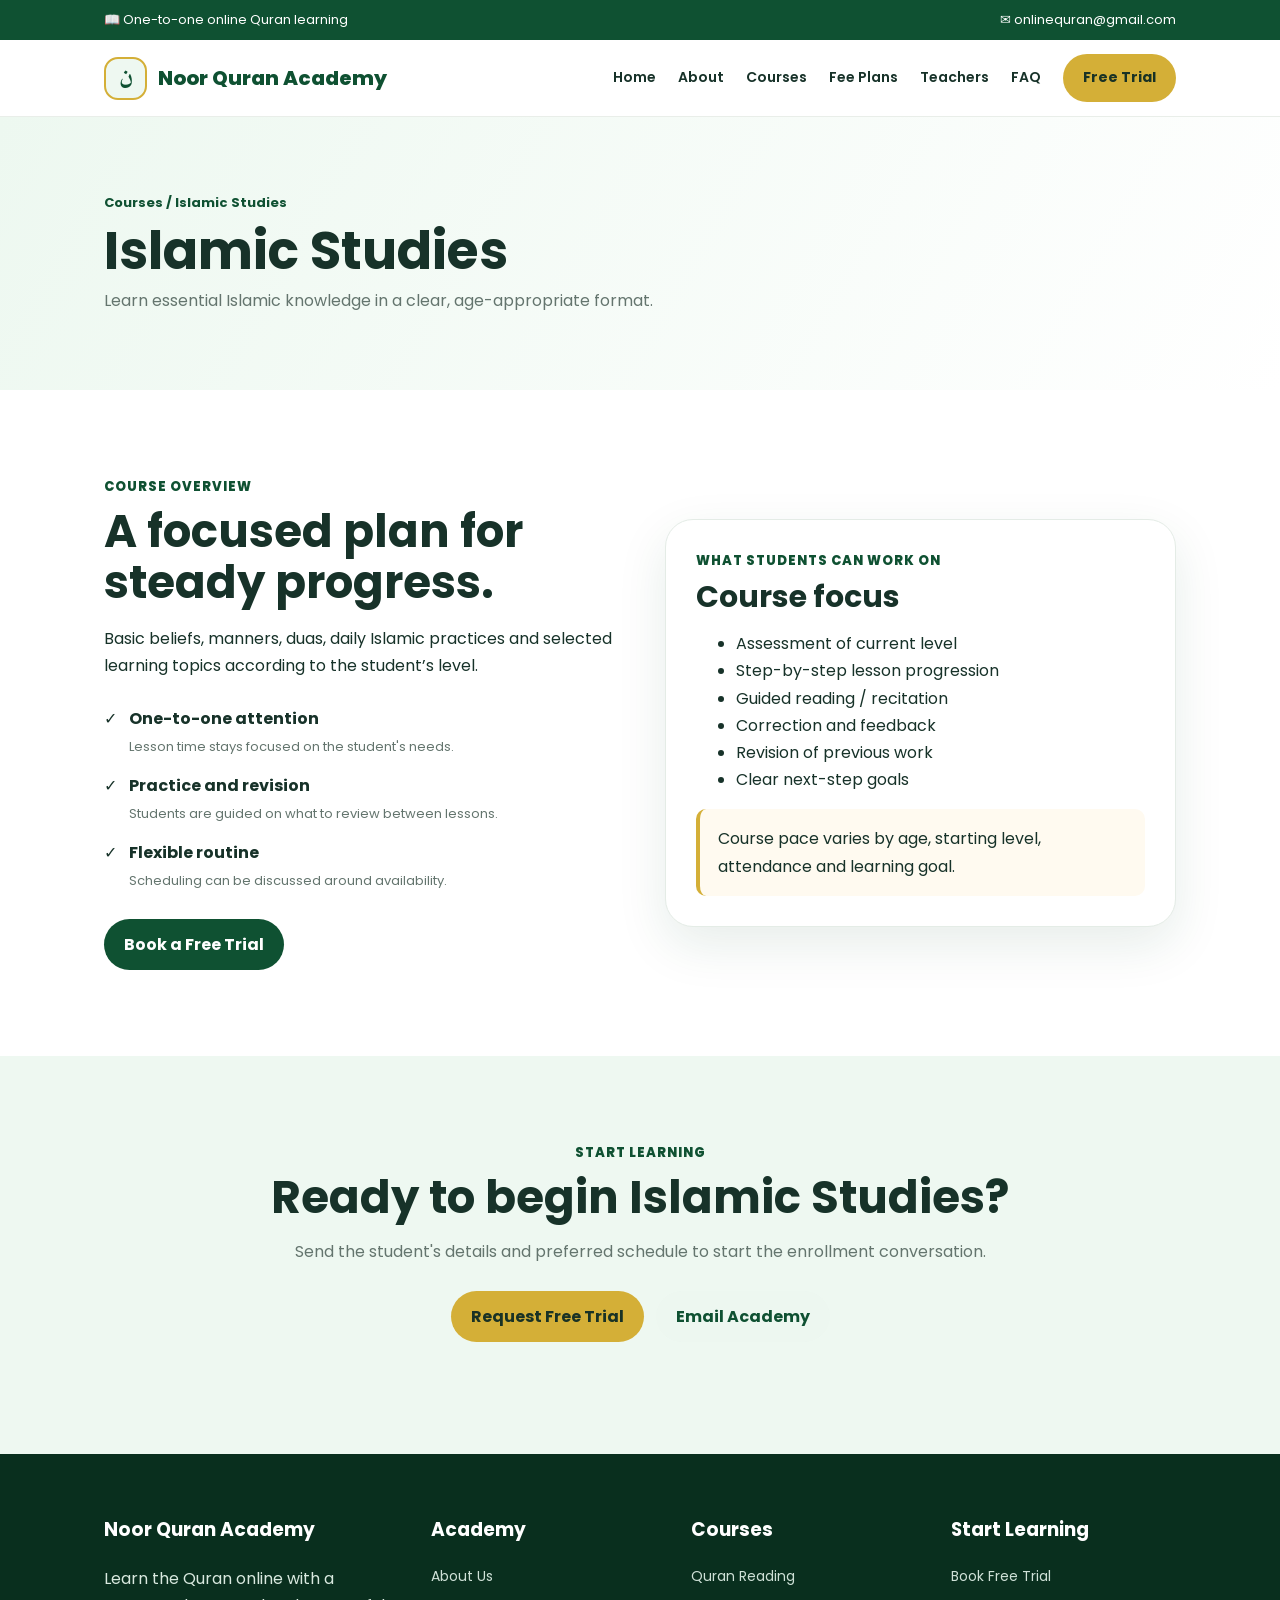
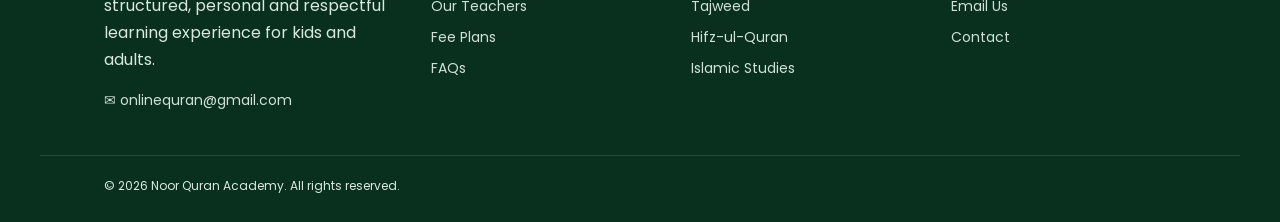
<file: courses/islamic-studies.html>
<!doctype html><html lang="en"><head><meta charset="utf-8"><meta name="viewport" content="width=device-width,initial-scale=1"><title>Islamic Studies | Noor Quran Academy</title><meta name="description" content="Noor Quran Academy offers live online Quran classes for kids and adults worldwide, including Quran reading, Tajweed, Hifz and Islamic Studies."><link rel="preconnect" href="https://fonts.googleapis.com"><link rel="preconnect" href="https://fonts.gstatic.com" crossorigin><link href="https://fonts.googleapis.com/css2?family=Amiri:wght@400;700&family=Poppins:wght@400;500;600;700;800&display=swap" rel="stylesheet"><link rel="stylesheet" href="../assets/style.css"><script defer src="../assets/site.js"></script></head><body>
<div class="top"><div class="wrap"><span>📖 One-to-one online Quran learning</span><span>✉ onlinequran@gmail.com</span></div></div>
<header class="nav"><div class="wrap navin"><a class="brand" href="../index.html"><span class="brandmark">ن</span><span>Noor Quran Academy</span></a><button class="btn btn-light mobile" data-menu>☰</button><nav class="links"><a href="../index.html">Home</a><a href="../about.html">About</a><a href="../courses.html">Courses</a><a href="../fees.html">Fee Plans</a><a href="../teachers.html">Teachers</a><a href="../faq.html">FAQ</a><a class="btn btn-gold" href="../free-trial.html">Free Trial</a></nav></div></header><main><section class="pagehero"><div class="wrap"><div class="breadcrumbs"><a href="../courses.html">Courses</a> / Islamic Studies</div><h1>Islamic Studies</h1><p class="lead" style="margin:0">Learn essential Islamic knowledge in a clear, age-appropriate format.</p></div></section><section class="section"><div class="wrap split"><div><div class="kicker">Course Overview</div><h2>A focused plan for steady progress.</h2><p>Basic beliefs, manners, duas, daily Islamic practices and selected learning topics according to the student’s level.</p><div class="checks"><div class="check">✓ <span><b>One-to-one attention</b><br><span class="small">Lesson time stays focused on the student's needs.</span></span></div><div class="check">✓ <span><b>Practice and revision</b><br><span class="small">Students are guided on what to review between lessons.</span></span></div><div class="check">✓ <span><b>Flexible routine</b><br><span class="small">Scheduling can be discussed around availability.</span></span></div></div><a class="btn btn-green" href="../free-trial.html">Book a Free Trial</a></div><div class="formbox"><div class="kicker">What students can work on</div><h2 style="font-size:30px">Course focus</h2><ul><li>Assessment of current level</li><li>Step-by-step lesson progression</li><li>Guided reading / recitation</li><li>Correction and feedback</li><li>Revision of previous work</li><li>Clear next-step goals</li></ul><div class="notice">Course pace varies by age, starting level, attendance and learning goal.</div></div></div></section><section class="section soft"><div class="wrap center"><div class="kicker">Start Learning</div><h2>Ready to begin Islamic Studies?</h2><p class="lead">Send the student's details and preferred schedule to start the enrollment conversation.</p><div class="actions" style="justify-content:center"><a class="btn btn-gold" href="../free-trial.html">Request Free Trial</a><a class="btn btn-light" href="mailto:onlinequran@gmail.com">Email Academy</a></div></div></section></main>
<footer class="footer"><div class="wrap footergrid"><div><h3>Noor Quran Academy</h3><p>Learn the Quran online with a structured, personal and respectful learning experience for kids and adults.</p><a href="mailto:onlinequran@gmail.com">✉ onlinequran@gmail.com</a></div><div><h3>Academy</h3><a href="../about.html">About Us</a><a href="../teachers.html">Our Teachers</a><a href="../fees.html">Fee Plans</a><a href="../faq.html">FAQs</a></div><div><h3>Courses</h3><a href="../courses/quran-reading.html">Quran Reading</a><a href="../courses/tajweed.html">Tajweed</a><a href="../courses/hifz.html">Hifz-ul-Quran</a><a href="../courses/islamic-studies.html">Islamic Studies</a></div><div><h3>Start Learning</h3><a href="../free-trial.html">Book Free Trial</a><a href="mailto:onlinequran@gmail.com">Email Us</a><a href="../contact.html">Contact</a></div></div><div class="wrap copyright">© 2026 Noor Quran Academy. All rights reserved.</div></footer></body></html>
</file>
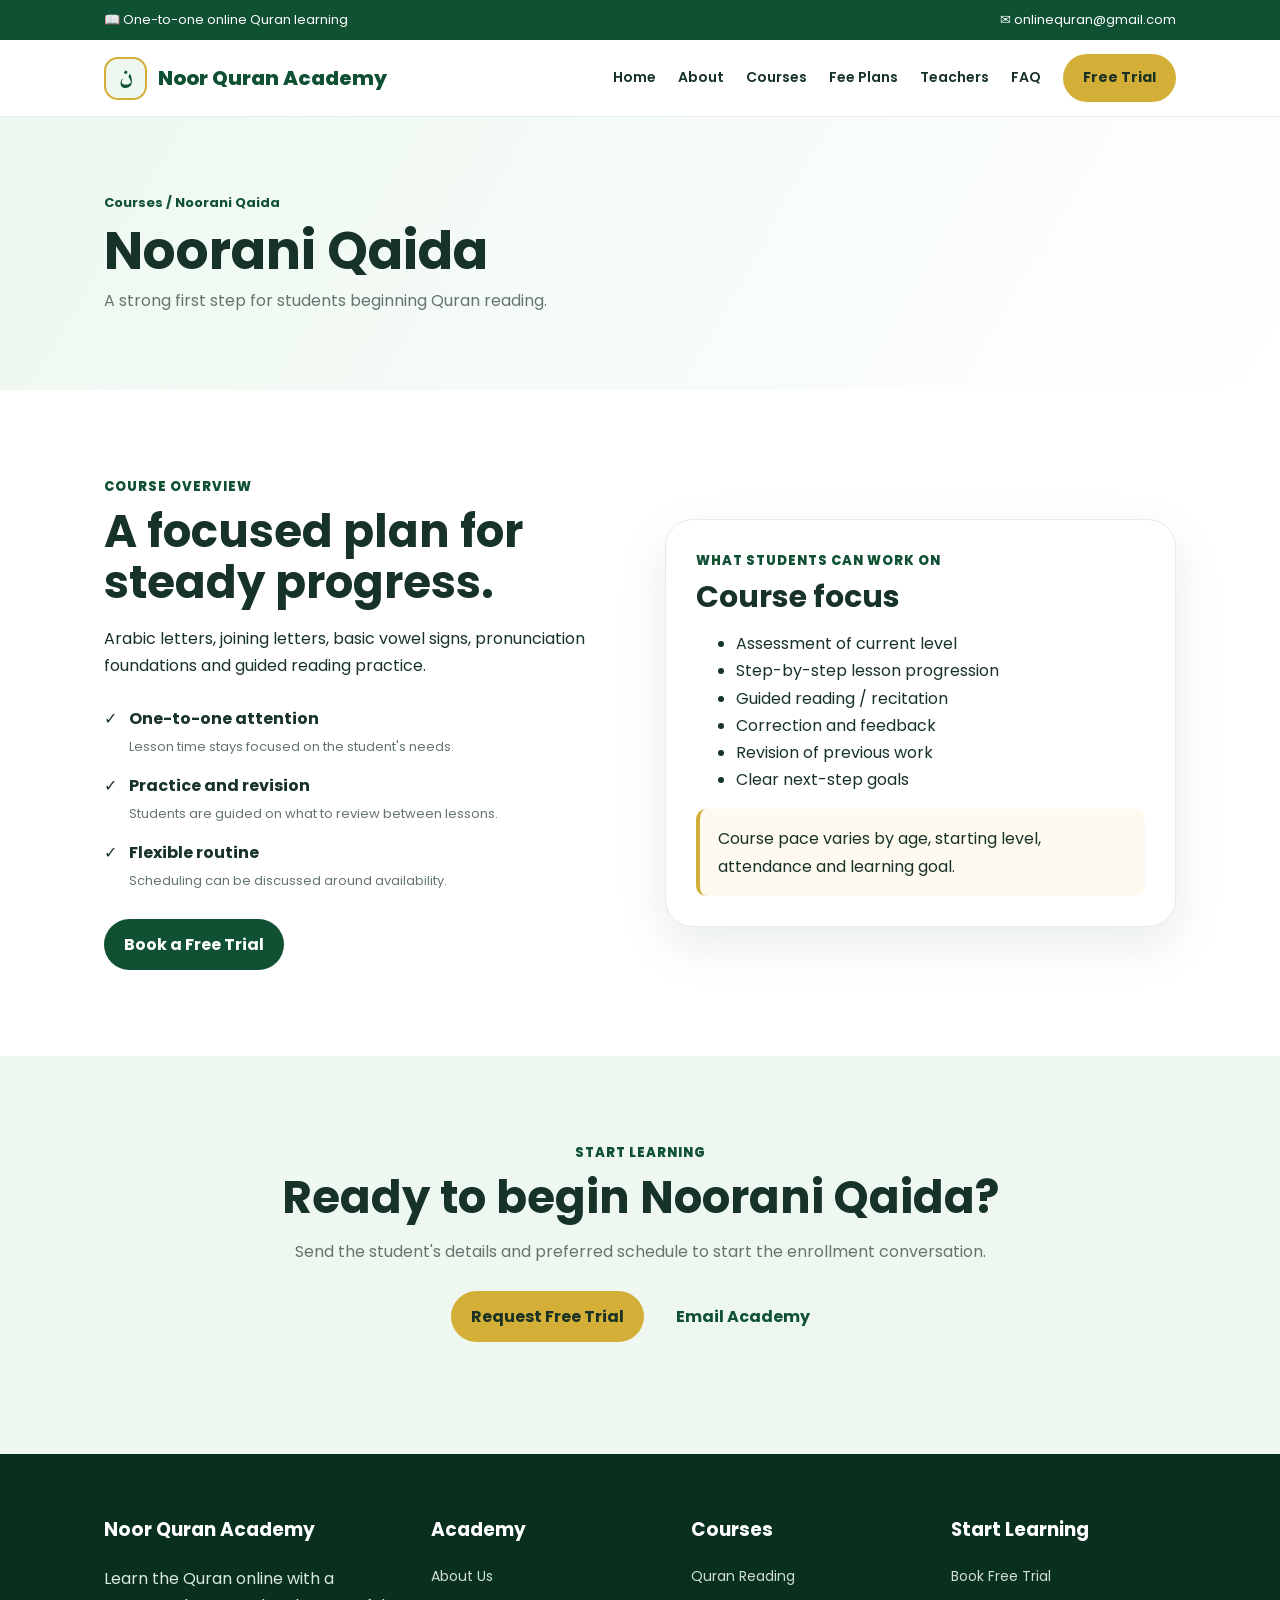
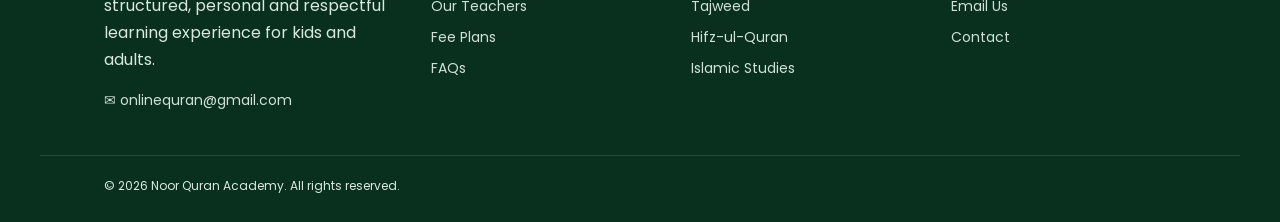
<file: courses/noorani-qaida.html>
<!doctype html><html lang="en"><head><meta charset="utf-8"><meta name="viewport" content="width=device-width,initial-scale=1"><title>Noorani Qaida | Noor Quran Academy</title><meta name="description" content="Noor Quran Academy offers live online Quran classes for kids and adults worldwide, including Quran reading, Tajweed, Hifz and Islamic Studies."><link rel="preconnect" href="https://fonts.googleapis.com"><link rel="preconnect" href="https://fonts.gstatic.com" crossorigin><link href="https://fonts.googleapis.com/css2?family=Amiri:wght@400;700&family=Poppins:wght@400;500;600;700;800&display=swap" rel="stylesheet"><link rel="stylesheet" href="../assets/style.css"><script defer src="../assets/site.js"></script></head><body>
<div class="top"><div class="wrap"><span>📖 One-to-one online Quran learning</span><span>✉ onlinequran@gmail.com</span></div></div>
<header class="nav"><div class="wrap navin"><a class="brand" href="../index.html"><span class="brandmark">ن</span><span>Noor Quran Academy</span></a><button class="btn btn-light mobile" data-menu>☰</button><nav class="links"><a href="../index.html">Home</a><a href="../about.html">About</a><a href="../courses.html">Courses</a><a href="../fees.html">Fee Plans</a><a href="../teachers.html">Teachers</a><a href="../faq.html">FAQ</a><a class="btn btn-gold" href="../free-trial.html">Free Trial</a></nav></div></header><main><section class="pagehero"><div class="wrap"><div class="breadcrumbs"><a href="../courses.html">Courses</a> / Noorani Qaida</div><h1>Noorani Qaida</h1><p class="lead" style="margin:0">A strong first step for students beginning Quran reading.</p></div></section><section class="section"><div class="wrap split"><div><div class="kicker">Course Overview</div><h2>A focused plan for steady progress.</h2><p>Arabic letters, joining letters, basic vowel signs, pronunciation foundations and guided reading practice.</p><div class="checks"><div class="check">✓ <span><b>One-to-one attention</b><br><span class="small">Lesson time stays focused on the student's needs.</span></span></div><div class="check">✓ <span><b>Practice and revision</b><br><span class="small">Students are guided on what to review between lessons.</span></span></div><div class="check">✓ <span><b>Flexible routine</b><br><span class="small">Scheduling can be discussed around availability.</span></span></div></div><a class="btn btn-green" href="../free-trial.html">Book a Free Trial</a></div><div class="formbox"><div class="kicker">What students can work on</div><h2 style="font-size:30px">Course focus</h2><ul><li>Assessment of current level</li><li>Step-by-step lesson progression</li><li>Guided reading / recitation</li><li>Correction and feedback</li><li>Revision of previous work</li><li>Clear next-step goals</li></ul><div class="notice">Course pace varies by age, starting level, attendance and learning goal.</div></div></div></section><section class="section soft"><div class="wrap center"><div class="kicker">Start Learning</div><h2>Ready to begin Noorani Qaida?</h2><p class="lead">Send the student's details and preferred schedule to start the enrollment conversation.</p><div class="actions" style="justify-content:center"><a class="btn btn-gold" href="../free-trial.html">Request Free Trial</a><a class="btn btn-light" href="mailto:onlinequran@gmail.com">Email Academy</a></div></div></section></main>
<footer class="footer"><div class="wrap footergrid"><div><h3>Noor Quran Academy</h3><p>Learn the Quran online with a structured, personal and respectful learning experience for kids and adults.</p><a href="mailto:onlinequran@gmail.com">✉ onlinequran@gmail.com</a></div><div><h3>Academy</h3><a href="../about.html">About Us</a><a href="../teachers.html">Our Teachers</a><a href="../fees.html">Fee Plans</a><a href="../faq.html">FAQs</a></div><div><h3>Courses</h3><a href="../courses/quran-reading.html">Quran Reading</a><a href="../courses/tajweed.html">Tajweed</a><a href="../courses/hifz.html">Hifz-ul-Quran</a><a href="../courses/islamic-studies.html">Islamic Studies</a></div><div><h3>Start Learning</h3><a href="../free-trial.html">Book Free Trial</a><a href="mailto:onlinequran@gmail.com">Email Us</a><a href="../contact.html">Contact</a></div></div><div class="wrap copyright">© 2026 Noor Quran Academy. All rights reserved.</div></footer></body></html>
</file>
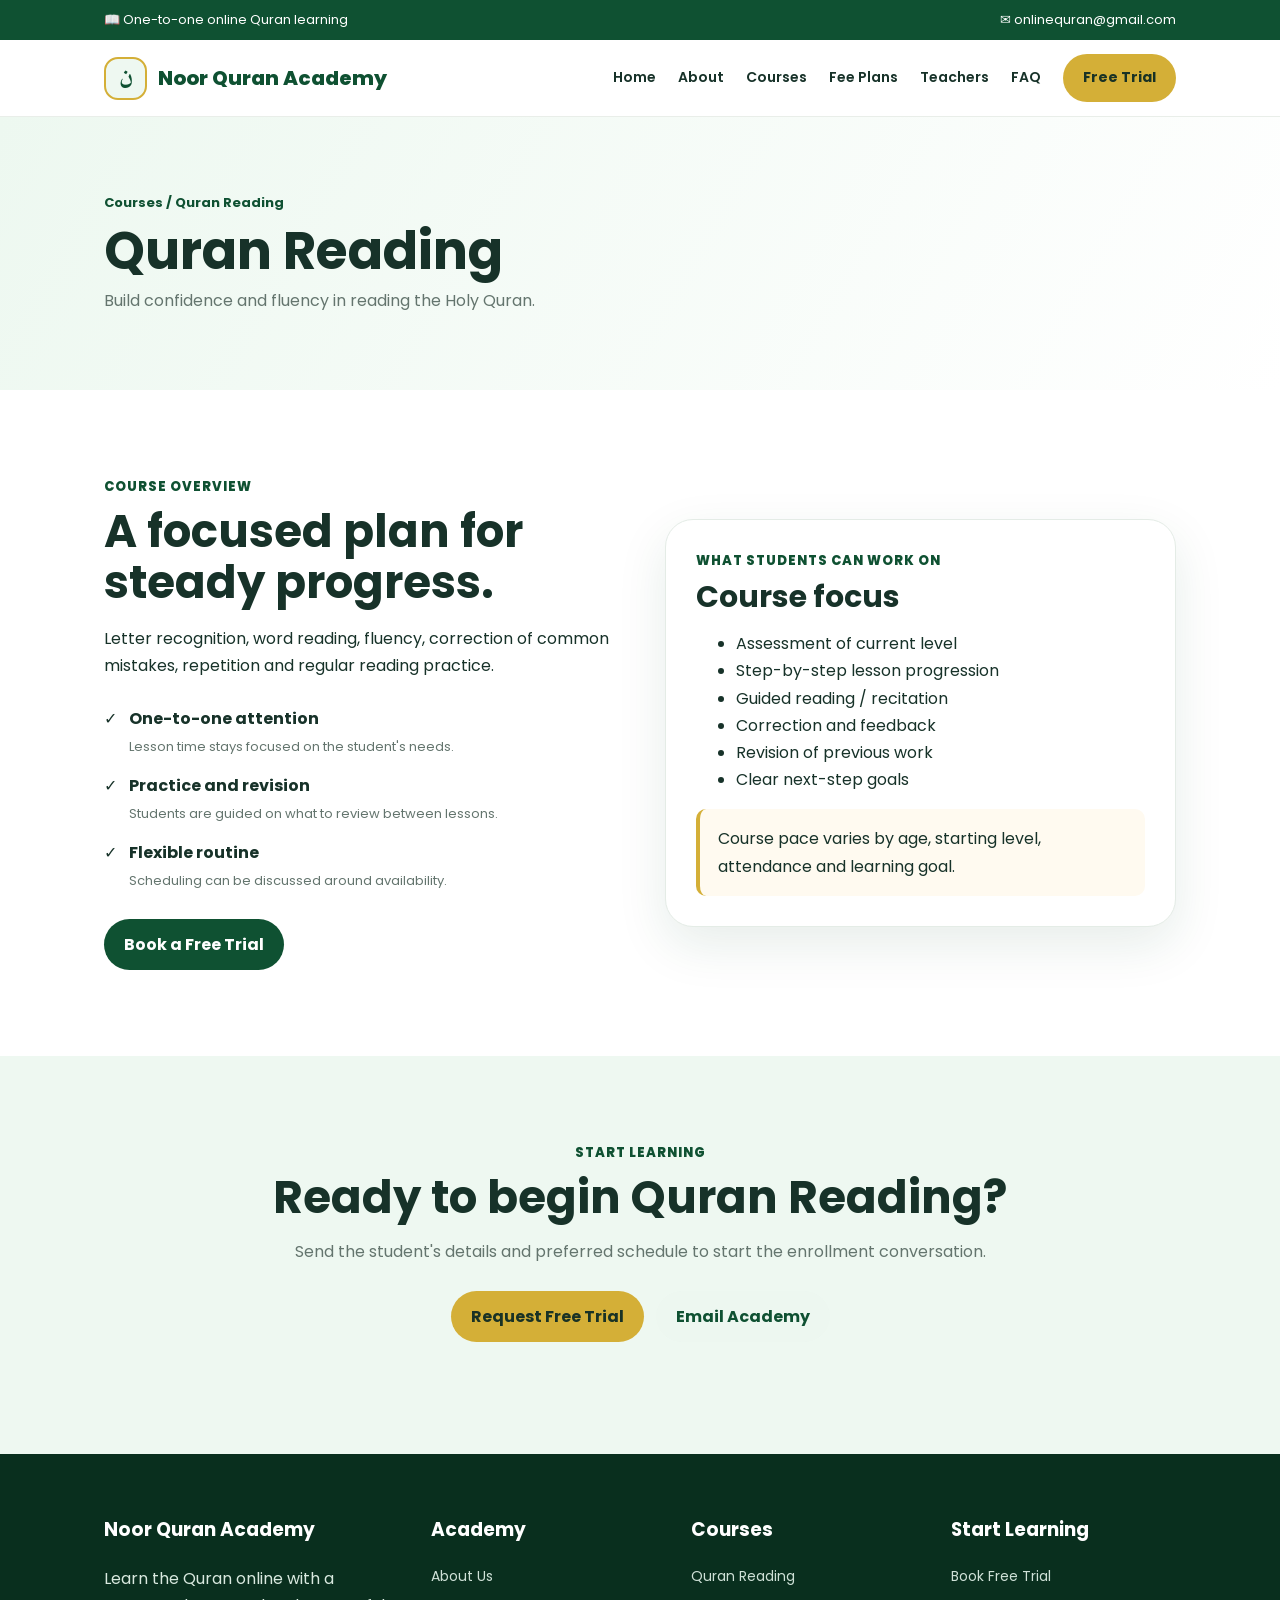
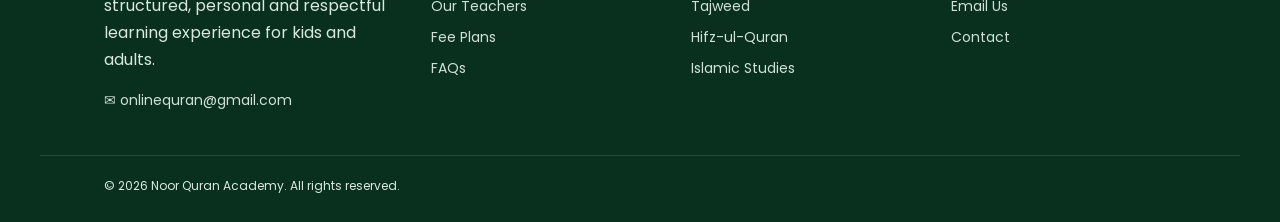
<file: courses/quran-reading.html>
<!doctype html><html lang="en"><head><meta charset="utf-8"><meta name="viewport" content="width=device-width,initial-scale=1"><title>Quran Reading | Noor Quran Academy</title><meta name="description" content="Noor Quran Academy offers live online Quran classes for kids and adults worldwide, including Quran reading, Tajweed, Hifz and Islamic Studies."><link rel="preconnect" href="https://fonts.googleapis.com"><link rel="preconnect" href="https://fonts.gstatic.com" crossorigin><link href="https://fonts.googleapis.com/css2?family=Amiri:wght@400;700&family=Poppins:wght@400;500;600;700;800&display=swap" rel="stylesheet"><link rel="stylesheet" href="../assets/style.css"><script defer src="../assets/site.js"></script></head><body>
<div class="top"><div class="wrap"><span>📖 One-to-one online Quran learning</span><span>✉ onlinequran@gmail.com</span></div></div>
<header class="nav"><div class="wrap navin"><a class="brand" href="../index.html"><span class="brandmark">ن</span><span>Noor Quran Academy</span></a><button class="btn btn-light mobile" data-menu>☰</button><nav class="links"><a href="../index.html">Home</a><a href="../about.html">About</a><a href="../courses.html">Courses</a><a href="../fees.html">Fee Plans</a><a href="../teachers.html">Teachers</a><a href="../faq.html">FAQ</a><a class="btn btn-gold" href="../free-trial.html">Free Trial</a></nav></div></header><main><section class="pagehero"><div class="wrap"><div class="breadcrumbs"><a href="../courses.html">Courses</a> / Quran Reading</div><h1>Quran Reading</h1><p class="lead" style="margin:0">Build confidence and fluency in reading the Holy Quran.</p></div></section><section class="section"><div class="wrap split"><div><div class="kicker">Course Overview</div><h2>A focused plan for steady progress.</h2><p>Letter recognition, word reading, fluency, correction of common mistakes, repetition and regular reading practice.</p><div class="checks"><div class="check">✓ <span><b>One-to-one attention</b><br><span class="small">Lesson time stays focused on the student's needs.</span></span></div><div class="check">✓ <span><b>Practice and revision</b><br><span class="small">Students are guided on what to review between lessons.</span></span></div><div class="check">✓ <span><b>Flexible routine</b><br><span class="small">Scheduling can be discussed around availability.</span></span></div></div><a class="btn btn-green" href="../free-trial.html">Book a Free Trial</a></div><div class="formbox"><div class="kicker">What students can work on</div><h2 style="font-size:30px">Course focus</h2><ul><li>Assessment of current level</li><li>Step-by-step lesson progression</li><li>Guided reading / recitation</li><li>Correction and feedback</li><li>Revision of previous work</li><li>Clear next-step goals</li></ul><div class="notice">Course pace varies by age, starting level, attendance and learning goal.</div></div></div></section><section class="section soft"><div class="wrap center"><div class="kicker">Start Learning</div><h2>Ready to begin Quran Reading?</h2><p class="lead">Send the student's details and preferred schedule to start the enrollment conversation.</p><div class="actions" style="justify-content:center"><a class="btn btn-gold" href="../free-trial.html">Request Free Trial</a><a class="btn btn-light" href="mailto:onlinequran@gmail.com">Email Academy</a></div></div></section></main>
<footer class="footer"><div class="wrap footergrid"><div><h3>Noor Quran Academy</h3><p>Learn the Quran online with a structured, personal and respectful learning experience for kids and adults.</p><a href="mailto:onlinequran@gmail.com">✉ onlinequran@gmail.com</a></div><div><h3>Academy</h3><a href="../about.html">About Us</a><a href="../teachers.html">Our Teachers</a><a href="../fees.html">Fee Plans</a><a href="../faq.html">FAQs</a></div><div><h3>Courses</h3><a href="../courses/quran-reading.html">Quran Reading</a><a href="../courses/tajweed.html">Tajweed</a><a href="../courses/hifz.html">Hifz-ul-Quran</a><a href="../courses/islamic-studies.html">Islamic Studies</a></div><div><h3>Start Learning</h3><a href="../free-trial.html">Book Free Trial</a><a href="mailto:onlinequran@gmail.com">Email Us</a><a href="../contact.html">Contact</a></div></div><div class="wrap copyright">© 2026 Noor Quran Academy. All rights reserved.</div></footer></body></html>
</file>
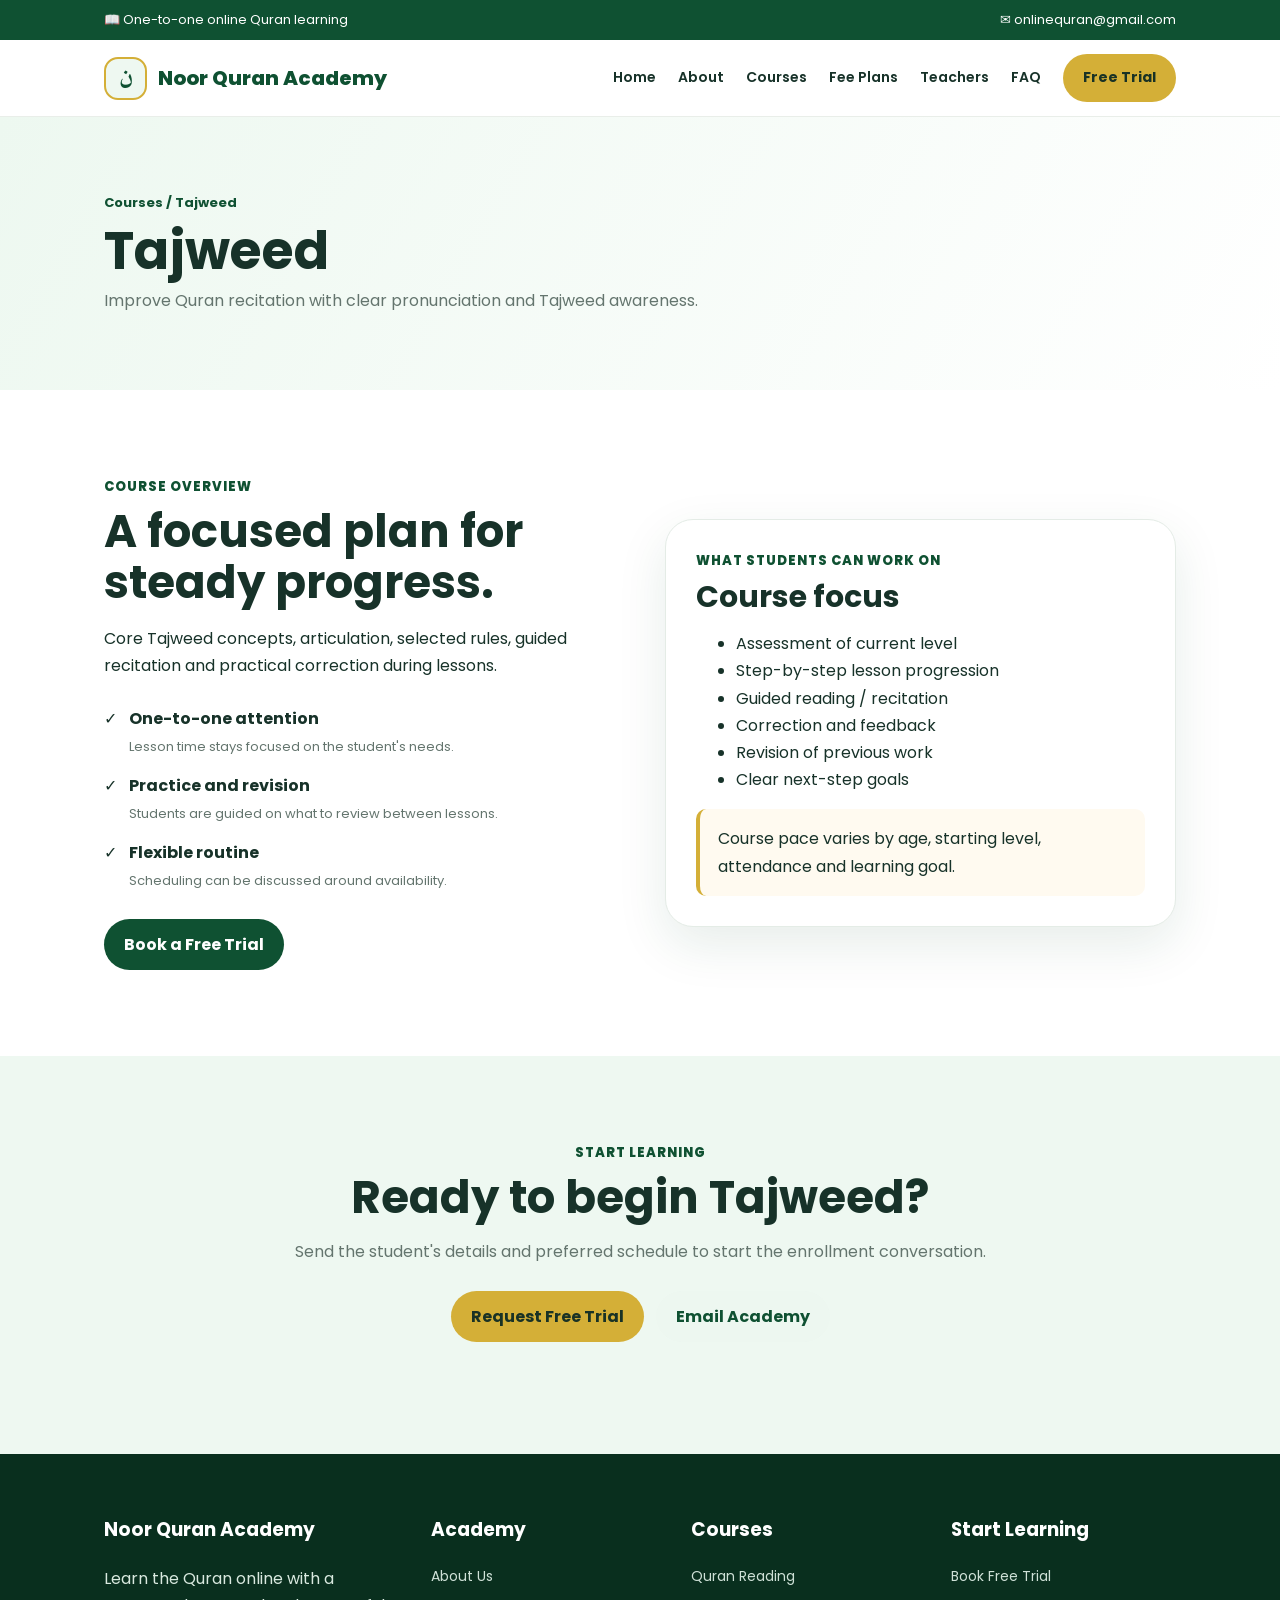
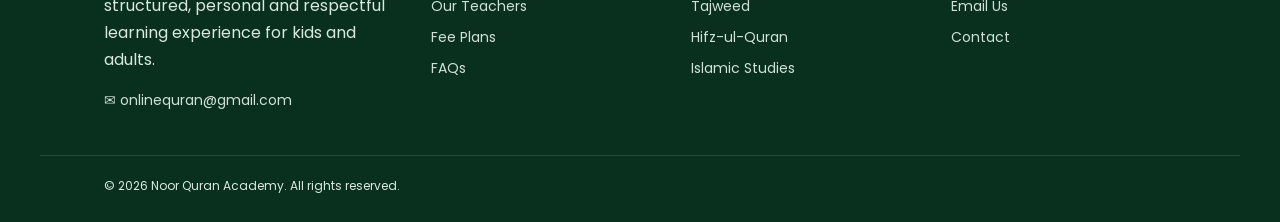
<file: courses/tajweed.html>
<!doctype html><html lang="en"><head><meta charset="utf-8"><meta name="viewport" content="width=device-width,initial-scale=1"><title>Tajweed | Noor Quran Academy</title><meta name="description" content="Noor Quran Academy offers live online Quran classes for kids and adults worldwide, including Quran reading, Tajweed, Hifz and Islamic Studies."><link rel="preconnect" href="https://fonts.googleapis.com"><link rel="preconnect" href="https://fonts.gstatic.com" crossorigin><link href="https://fonts.googleapis.com/css2?family=Amiri:wght@400;700&family=Poppins:wght@400;500;600;700;800&display=swap" rel="stylesheet"><link rel="stylesheet" href="../assets/style.css"><script defer src="../assets/site.js"></script></head><body>
<div class="top"><div class="wrap"><span>📖 One-to-one online Quran learning</span><span>✉ onlinequran@gmail.com</span></div></div>
<header class="nav"><div class="wrap navin"><a class="brand" href="../index.html"><span class="brandmark">ن</span><span>Noor Quran Academy</span></a><button class="btn btn-light mobile" data-menu>☰</button><nav class="links"><a href="../index.html">Home</a><a href="../about.html">About</a><a href="../courses.html">Courses</a><a href="../fees.html">Fee Plans</a><a href="../teachers.html">Teachers</a><a href="../faq.html">FAQ</a><a class="btn btn-gold" href="../free-trial.html">Free Trial</a></nav></div></header><main><section class="pagehero"><div class="wrap"><div class="breadcrumbs"><a href="../courses.html">Courses</a> / Tajweed</div><h1>Tajweed</h1><p class="lead" style="margin:0">Improve Quran recitation with clear pronunciation and Tajweed awareness.</p></div></section><section class="section"><div class="wrap split"><div><div class="kicker">Course Overview</div><h2>A focused plan for steady progress.</h2><p>Core Tajweed concepts, articulation, selected rules, guided recitation and practical correction during lessons.</p><div class="checks"><div class="check">✓ <span><b>One-to-one attention</b><br><span class="small">Lesson time stays focused on the student's needs.</span></span></div><div class="check">✓ <span><b>Practice and revision</b><br><span class="small">Students are guided on what to review between lessons.</span></span></div><div class="check">✓ <span><b>Flexible routine</b><br><span class="small">Scheduling can be discussed around availability.</span></span></div></div><a class="btn btn-green" href="../free-trial.html">Book a Free Trial</a></div><div class="formbox"><div class="kicker">What students can work on</div><h2 style="font-size:30px">Course focus</h2><ul><li>Assessment of current level</li><li>Step-by-step lesson progression</li><li>Guided reading / recitation</li><li>Correction and feedback</li><li>Revision of previous work</li><li>Clear next-step goals</li></ul><div class="notice">Course pace varies by age, starting level, attendance and learning goal.</div></div></div></section><section class="section soft"><div class="wrap center"><div class="kicker">Start Learning</div><h2>Ready to begin Tajweed?</h2><p class="lead">Send the student's details and preferred schedule to start the enrollment conversation.</p><div class="actions" style="justify-content:center"><a class="btn btn-gold" href="../free-trial.html">Request Free Trial</a><a class="btn btn-light" href="mailto:onlinequran@gmail.com">Email Academy</a></div></div></section></main>
<footer class="footer"><div class="wrap footergrid"><div><h3>Noor Quran Academy</h3><p>Learn the Quran online with a structured, personal and respectful learning experience for kids and adults.</p><a href="mailto:onlinequran@gmail.com">✉ onlinequran@gmail.com</a></div><div><h3>Academy</h3><a href="../about.html">About Us</a><a href="../teachers.html">Our Teachers</a><a href="../fees.html">Fee Plans</a><a href="../faq.html">FAQs</a></div><div><h3>Courses</h3><a href="../courses/quran-reading.html">Quran Reading</a><a href="../courses/tajweed.html">Tajweed</a><a href="../courses/hifz.html">Hifz-ul-Quran</a><a href="../courses/islamic-studies.html">Islamic Studies</a></div><div><h3>Start Learning</h3><a href="../free-trial.html">Book Free Trial</a><a href="mailto:onlinequran@gmail.com">Email Us</a><a href="../contact.html">Contact</a></div></div><div class="wrap copyright">© 2026 Noor Quran Academy. All rights reserved.</div></footer></body></html>
</file>
<file: assets/style.css>
:root{--green:#0F5132;--green2:#176b45;--mint:#eef8f1;--gold:#D4AF37;--cream:#fbfaf5;--ink:#173229;--muted:#64756e;--white:#fff;--shadow:0 18px 50px rgba(15,81,50,.10);--radius:22px}*{box-sizing:border-box}html{scroll-behavior:smooth}body{margin:0;font-family:Poppins,Arial,sans-serif;color:var(--ink);background:#fff;line-height:1.7}a{text-decoration:none;color:inherit}.top{background:var(--green);color:#fff;font-size:13px}.top .wrap{display:flex;justify-content:space-between;gap:20px;padding:9px 5%}.wrap{max-width:1200px;margin:auto;padding-left:5%;padding-right:5%}.nav{position:sticky;top:0;z-index:50;background:rgba(255,255,255,.96);backdrop-filter:blur(12px);border-bottom:1px solid #e9eee9}.navin{min-height:76px;display:flex;align-items:center;justify-content:space-between;gap:20px}.brand{display:flex;align-items:center;gap:11px;font-weight:800;color:var(--green);font-size:20px}.brandmark{width:43px;height:43px;border:2px solid var(--gold);border-radius:14px;display:grid;place-items:center;background:var(--mint);font-family:Amiri,serif;font-size:25px}.links{display:flex;gap:22px;align-items:center;font-size:14px;font-weight:600}.links a:hover{color:var(--green2)}.btn{display:inline-flex;align-items:center;justify-content:center;gap:8px;border:0;border-radius:999px;padding:12px 20px;font-weight:700;cursor:pointer}.btn-gold{background:var(--gold);color:#193225}.btn-green{background:var(--green);color:#fff}.btn-light{background:#edf7f0;color:var(--green)}.mobile{display:none}.hero{background:linear-gradient(110deg,#edf8f0 0%,#f9fcf8 54%,#e4f3e9 100%);overflow:hidden}.hero .grid{display:grid;grid-template-columns:1.04fr .96fr;gap:55px;align-items:center;min-height:650px;padding-top:55px;padding-bottom:55px}.eyebrow{display:inline-flex;gap:8px;align-items:center;color:var(--green);font-weight:800;font-size:13px;letter-spacing:.3px}.hero h1{font-size:clamp(40px,5vw,67px);line-height:1.08;margin:15px 0 20px;letter-spacing:-1.7px}.hero h1 span{color:var(--green)}.hero p{font-size:17px;color:var(--muted);max-width:650px}.actions{display:flex;gap:12px;flex-wrap:wrap;margin:26px 0}.trust{display:flex;flex-wrap:wrap;gap:12px;margin-top:20px}.pill{background:#fff;border:1px solid #dcebe1;padding:8px 12px;border-radius:999px;font-size:12px;font-weight:700}.quran-card{position:relative;border-radius:32px;overflow:hidden;box-shadow:0 30px 70px rgba(15,81,50,.20);border:8px solid rgba(255,255,255,.72)}.quran-card img{display:block;width:100%;height:490px;object-fit:cover}.quran-card .caption{position:absolute;bottom:18px;left:18px;right:18px;background:rgba(15,81,50,.88);color:#fff;padding:15px 18px;border-radius:18px}.section{padding:86px 0}.soft{background:var(--mint)}.cream{background:var(--cream)}.center{text-align:center}.section h2{font-size:clamp(30px,4vw,45px);line-height:1.15;margin:8px 0 14px}.lead{max-width:760px;margin:0 auto;color:var(--muted)}.kicker{color:var(--green);font-weight:800;font-size:13px;text-transform:uppercase;letter-spacing:1px}.cards{display:grid;grid-template-columns:repeat(3,1fr);gap:22px;margin-top:38px}.card{background:#fff;border:1px solid #e4ece6;border-radius:var(--radius);padding:27px;box-shadow:var(--shadow)}.card h3{margin:8px 0 8px;font-size:20px}.icon{width:48px;height:48px;border-radius:15px;background:#eaf6ee;color:var(--green);display:grid;place-items:center;font-size:20px}.split{display:grid;grid-template-columns:1fr 1fr;gap:50px;align-items:center}.checks{display:grid;gap:13px;margin:25px 0}.check{display:flex;gap:12px;align-items:flex-start}.check i{color:var(--green);margin-top:5px}.feature-list{display:grid;grid-template-columns:1fr 1fr;gap:15px;margin-top:25px}.feature{padding:18px;border-radius:18px;background:#fff;border:1px solid #e4ece6}.formbox{background:#fff;border-radius:28px;padding:30px;box-shadow:var(--shadow);border:1px solid #e4ece6}.formgrid{display:grid;grid-template-columns:1fr 1fr;gap:14px}.field{display:grid;gap:6px}.field.full{grid-column:1/-1}.field label{font-size:13px;font-weight:700}.field input,.field select,.field textarea{width:100%;padding:13px 14px;border:1px solid #dbe6df;border-radius:12px;font:inherit;outline:none}.field textarea{min-height:110px;resize:vertical}.cta{background:var(--green);color:#fff;border-radius:30px;padding:48px}.cta h2{margin-top:0}.cta p{color:#d9eee2}.pricing{display:grid;grid-template-columns:repeat(3,1fr);gap:22px;margin-top:38px}.price{background:#fff;border:1px solid #e2ebe5;border-radius:24px;padding:30px;position:relative}.price.pop{border:2px solid var(--gold);transform:translateY(-8px)}.tag{position:absolute;right:18px;top:18px;background:#f8efc9;color:#665116;border-radius:999px;padding:5px 10px;font-size:11px;font-weight:800}.amount{font-size:40px;font-weight:800;color:var(--green);margin:10px 0}.amount small{font-size:14px;color:var(--muted);font-weight:500}.teacher-grid{display:grid;grid-template-columns:repeat(3,1fr);gap:22px;margin-top:38px}.teacher{background:#fff;border:1px solid #e4ece6;border-radius:24px;padding:26px;text-align:center;box-shadow:var(--shadow)}.avatar{width:86px;height:86px;border-radius:50%;margin:0 auto 15px;background:linear-gradient(145deg,#e8f5ed,#cce7d5);display:grid;place-items:center;color:var(--green);font-family:Amiri,serif;font-size:39px;border:3px solid #fff;box-shadow:0 8px 22px rgba(15,81,50,.12)}.teacher p{color:var(--muted);font-size:14px}.course-grid{display:grid;grid-template-columns:repeat(3,1fr);gap:22px;margin-top:38px}.course{background:#fff;border-radius:22px;border:1px solid #e4ece6;padding:25px;transition:.2s;box-shadow:0 10px 28px rgba(15,81,50,.06)}.course:hover{transform:translateY(-4px);box-shadow:var(--shadow)}.course .num{color:var(--gold);font-weight:900;font-size:13px}.course p{color:var(--muted);font-size:14px}.course a{color:var(--green);font-weight:800;font-size:13px}.faq{max-width:900px;margin:35px auto 0;display:grid;gap:12px}.faq details{background:#fff;border:1px solid #e2ebe5;border-radius:16px;padding:17px 20px}.faq summary{font-weight:800;cursor:pointer}.footer{background:#092f1e;color:#d9e9df;padding:60px 0 25px}.footergrid{display:grid;grid-template-columns:1.3fr 1fr 1fr 1fr;gap:35px}.footer h3{color:#fff;margin-top:0}.footer a{color:#cfe1d7;font-size:14px;display:block;margin:7px 0}.copyright{border-top:1px solid rgba(255,255,255,.12);margin-top:35px;padding-top:20px;font-size:12px}.pagehero{background:linear-gradient(120deg,#edf8f0,#fff);padding:75px 0}.pagehero h1{font-size:52px;line-height:1.1;margin:8px 0}.breadcrumbs{color:var(--green);font-size:13px;font-weight:700}.article{max-width:900px;margin:auto}.article h2{margin-top:38px}.article p,.article li{color:#586b62}.notice{padding:16px 18px;border-left:4px solid var(--gold);background:#fffaf0;border-radius:10px}.small{font-size:13px;color:var(--muted)}@media(max-width:900px){.links{display:none}.mobile{display:block}.hero .grid,.split{grid-template-columns:1fr}.hero .grid{padding-top:35px}.quran-card img{height:370px}.cards,.course-grid,.teacher-grid,.pricing{grid-template-columns:1fr 1fr}.footergrid{grid-template-columns:1fr 1fr}}@media(max-width:600px){.top .wrap{flex-direction:column;gap:2px}.cards,.course-grid,.teacher-grid,.pricing,.formgrid,.feature-list,.footergrid{grid-template-columns:1fr}.price.pop{transform:none}.hero h1{font-size:41px}.section{padding:60px 0}.cta{padding:32px 22px}.pagehero h1{font-size:40px}.quran-card img{height:310px}}
</file>
